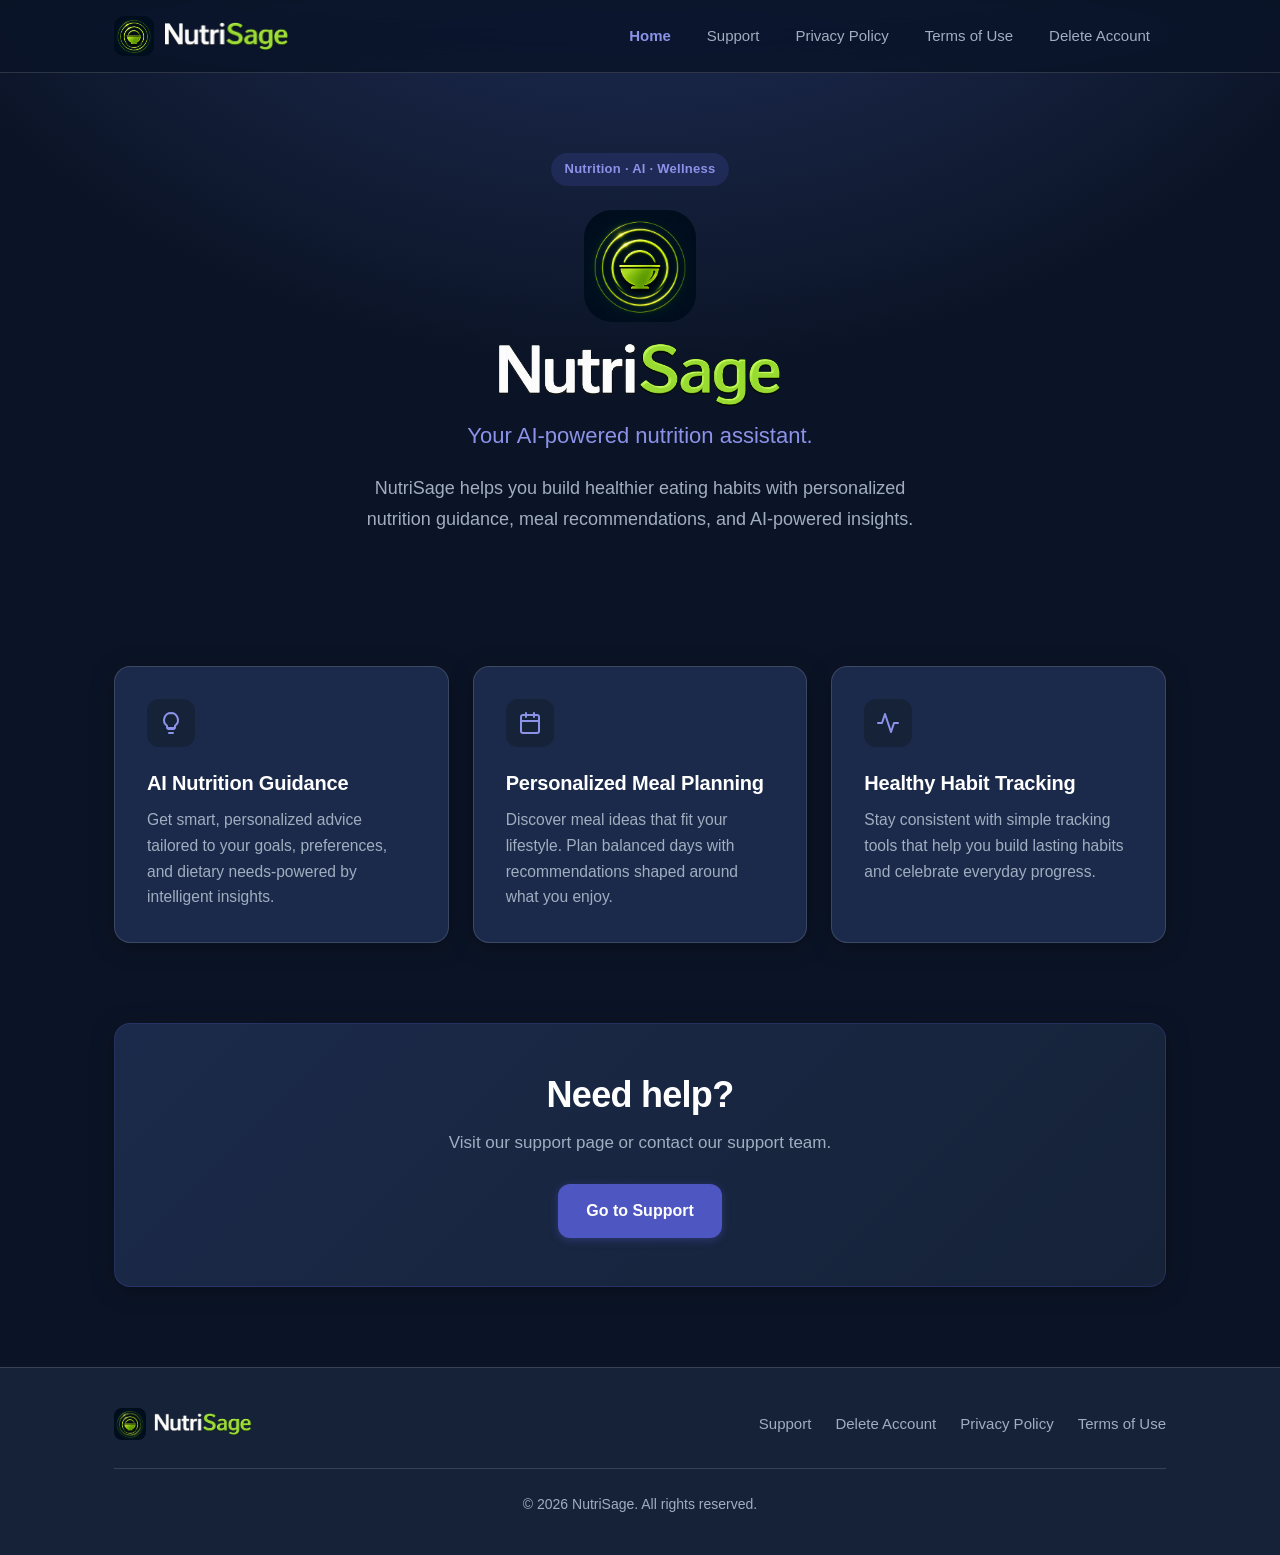
<file: index.html>
<!DOCTYPE html>
<html lang="en">

<head>
    <meta charset="UTF-8">
    <meta name="viewport" content="width=device-width, initial-scale=1.0">
    <title>NutriSage - Your AI-Powered Nutrition Assistant</title>
    <meta name="description"
        content="NutriSage helps you build healthier eating habits with personalized nutrition guidance, meal recommendations, and AI-powered insights.">
    <meta name="theme-color" content="#0B1426">

    <!-- Open Graph -->
    <meta property="og:type" content="website">
    <meta property="og:title" content="NutriSage - Your AI-Powered Nutrition Assistant">
    <meta property="og:description"
        content="Personalized nutrition guidance, meal recommendations, and AI-powered insights to help you eat healthier.">
    <meta property="og:site_name" content="NutriSage">
    <meta property="og:url" content="https://admin@veridianapplications.com/">

    <!-- Twitter -->
    <meta name="twitter:card" content="summary">
    <meta name="twitter:title" content="NutriSage - Your AI-Powered Nutrition Assistant">
    <meta name="twitter:description"
        content="Personalized nutrition guidance, meal recommendations, and AI-powered insights.">

    <link rel="icon" href="assets/Favicon/favicon.ico" type="image/x-icon">
    <link rel="stylesheet" href="styles.css">
</head>

<body>
    <!-- Navigation -->
    <header class="site-header">
        <nav class="nav container" aria-label="Primary">
            <a class="nav-brand" href="index.html" aria-label="NutriSage home">
                <img class="nav-brand-icon" src="assets/Logos/app_icon.png" alt="" width="40" height="40">
                <img class="nav-brand-name" src="assets/Logos/appname.png" alt="NutriSage" height="28">
            </a>
            <button class="nav-toggle" type="button" aria-label="Open menu" aria-expanded="false"
                aria-controls="nav-menu">
                <span class="nav-toggle-icon" aria-hidden="true"></span>
            </button>
            <ul class="nav-links" id="nav-menu">
                <li><a href="index.html" aria-current="page">Home</a></li>
                <li><a href="support/">Support</a></li>
                <li><a href="privacy/">Privacy Policy</a></li>
                <li><a href="terms/">Terms of Use</a></li>
                <li><a href="delete-account/">Delete Account</a></li>
            </ul>
        </nav>
    </header>

    <main>
        <!-- Hero -->
        <section class="hero" aria-labelledby="hero-title">
            <div class="container">
                <span class="hero-badge">Nutrition · AI · Wellness</span>
                <h1 id="hero-title" class="hero-logo">
                    <img class="hero-logo-icon" src="assets/Logos/app_icon.png" alt="" width="112" height="112">
                    <img class="hero-logo-name" src="assets/Logos/appname.png" alt="NutriSage">
                </h1>
                <p class="hero-tagline">Your AI-powered nutrition assistant.</p>
                <p class="hero-desc">
                    NutriSage helps you build healthier eating habits with personalized nutrition guidance, meal
                    recommendations, and AI-powered insights.
                </p>

            </div>
        </section>

        <!-- Features -->
        <section class="features" aria-labelledby="features-heading">
            <div class="container">
                <h2 id="features-heading" class="sr-only">Features</h2>
                <div class="features-grid">
                    <article class="card feature-card">
                        <div class="feature-icon" aria-hidden="true">
                            <svg viewBox="0 0 24 24" role="img">
                                <path d="M9 18h6"></path>
                                <path d="M10 22h4"></path>
                                <path d="M12 2a7 7 0 0 0-4 12.7V17h8v-2.3A7 7 0 0 0 12 2z"></path>
                            </svg>
                        </div>
                        <h3>AI Nutrition Guidance</h3>
                        <p>Get smart, personalized advice tailored to your goals, preferences, and dietary needs-powered
                            by intelligent insights.</p>
                    </article>

                    <article class="card feature-card">
                        <div class="feature-icon" aria-hidden="true">
                            <svg viewBox="0 0 24 24" role="img">
                                <rect x="3" y="4" width="18" height="18" rx="2"></rect>
                                <line x1="16" y1="2" x2="16" y2="6"></line>
                                <line x1="8" y1="2" x2="8" y2="6"></line>
                                <line x1="3" y1="10" x2="21" y2="10"></line>
                            </svg>
                        </div>
                        <h3>Personalized Meal Planning</h3>
                        <p>Discover meal ideas that fit your lifestyle. Plan balanced days with recommendations shaped
                            around what you enjoy.</p>
                    </article>

                    <article class="card feature-card">
                        <div class="feature-icon" aria-hidden="true">
                            <svg viewBox="0 0 24 24" role="img">
                                <path d="M22 12h-4l-3 9L9 3l-3 9H2"></path>
                            </svg>
                        </div>
                        <h3>Healthy Habit Tracking</h3>
                        <p>Stay consistent with simple tracking tools that help you build lasting habits and celebrate
                            everyday progress.</p>
                    </article>
                </div>
            </div>
        </section>

        <!-- CTA -->
        <section class="cta" aria-labelledby="cta-heading">
            <div class="container">
                <div class="card cta-card">
                    <h2 id="cta-heading">Need help?</h2>
                    <p>Visit our support page or contact our support team.</p>
                    <a class="btn btn-primary" href="support/">Go to Support</a>
                </div>
            </div>
        </section>
    </main>

    <!-- Footer -->
    <footer class="site-footer">
        <div class="container footer-inner">
            <a class="footer-brand" href="index.html" aria-label="NutriSage home">
                <img class="footer-brand-icon" src="assets/Logos/app_icon.png" alt="" width="32" height="32">
                <img class="footer-brand-name" src="assets/Logos/appname.png" alt="NutriSage" height="22">
            </a>
            <ul class="footer-links">
                <li><a href="support/">Support</a></li>
                <li><a href="delete-account/">Delete Account</a></li>
                <li><a href="privacy/">Privacy Policy</a></li>
                <li><a href="terms/">Terms of Use</a></li>
            </ul>
            <p class="footer-copy">&copy; 2026 NutriSage. All rights reserved.</p>
        </div>
    </footer>

    <script>
        (function () {
            var toggle = document.querySelector(".nav-toggle");
            var menu = document.getElementById("nav-menu");
            if (!toggle || !menu) return;

            toggle.addEventListener("click", function () {
                var open = menu.classList.toggle("is-open");
                toggle.setAttribute("aria-expanded", open ? "true" : "false");
                toggle.setAttribute("aria-label", open ? "Close menu" : "Open menu");
            });
        })();
    </script>
</body>

</html>
</file>
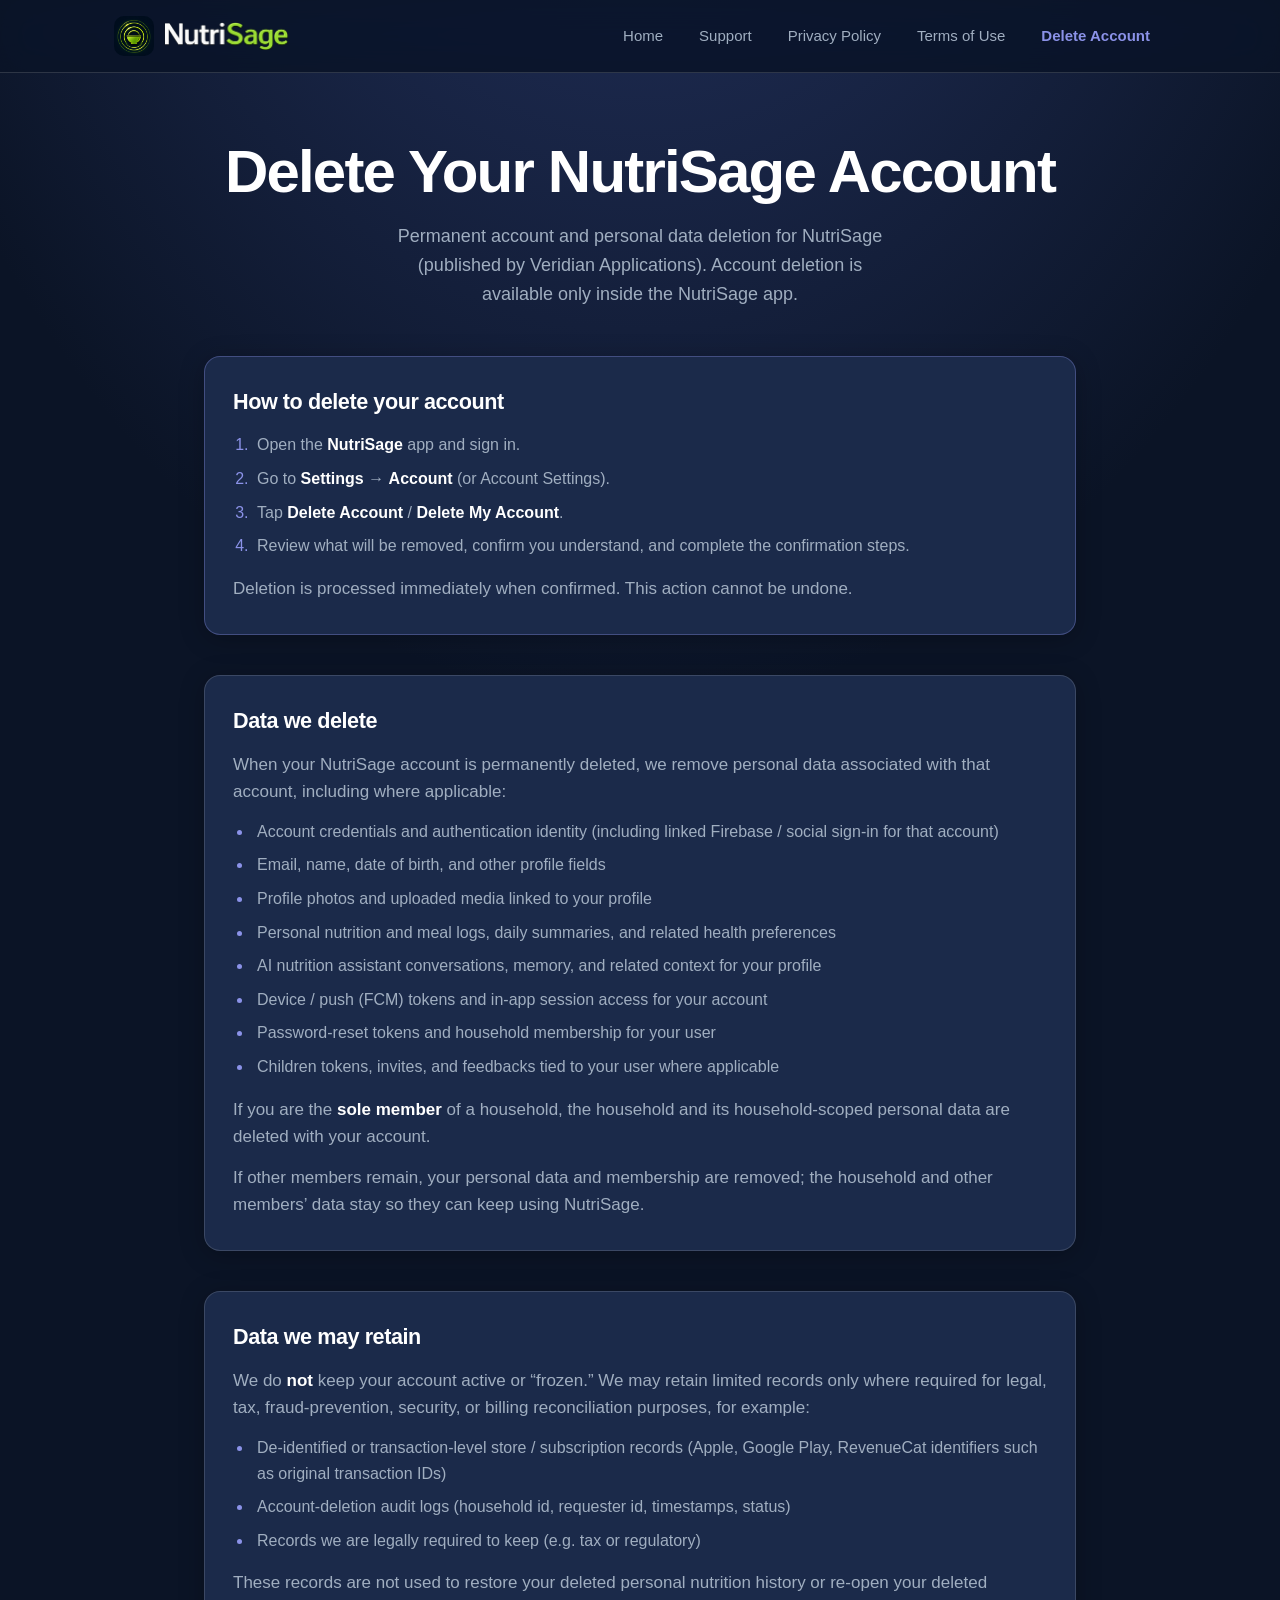
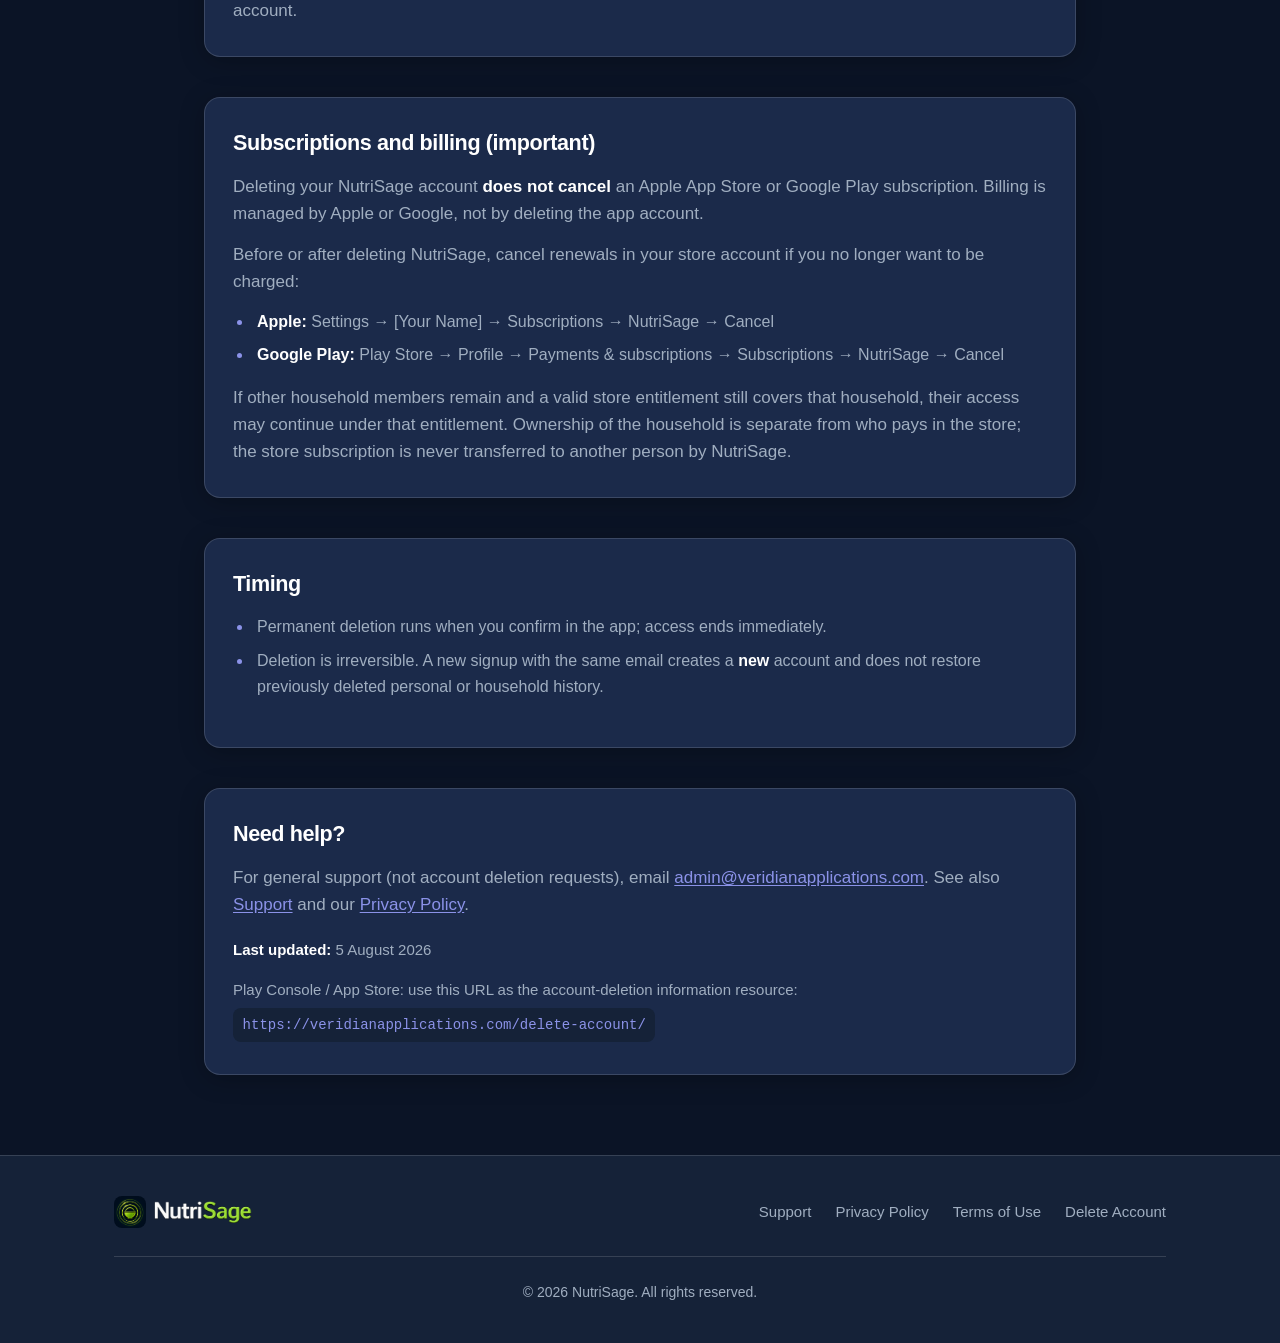
<file: delete-account/index.html>
<!DOCTYPE html>
<html lang="en">

<head>
  <meta charset="UTF-8">
  <meta name="viewport" content="width=device-width, initial-scale=1.0">
  <title>Delete Account - NutriSage</title>
  <meta name="description"
    content="How to permanently delete your NutriSage account and associated personal data from inside the app.">
  <meta name="theme-color" content="#0B1426">

  <meta property="og:type" content="website">
  <meta property="og:title" content="Delete Account - NutriSage">
  <meta property="og:description"
    content="Permanently delete your NutriSage account and personal data from inside the app.">
  <meta property="og:site_name" content="NutriSage">
  <meta property="og:url" content="https://veridianapplications.com/delete-account/">

  <meta name="twitter:card" content="summary">
  <meta name="twitter:title" content="Delete Account - NutriSage">
  <meta name="twitter:description"
    content="Permanently delete your NutriSage account and personal data from inside the app.">

  <link rel="icon" href="../assets/Favicon/favicon.ico" type="image/x-icon">
  <link rel="stylesheet" href="../styles.css">
</head>

<body>
  <header class="site-header">
    <nav class="nav container" aria-label="Primary">
      <a class="nav-brand" href="../index.html" aria-label="NutriSage home">
        <img class="nav-brand-icon" src="../assets/Logos/app_icon.png" alt="" width="40" height="40">
        <img class="nav-brand-name" src="../assets/Logos/appname.png" alt="NutriSage" height="28">
      </a>
      <button class="nav-toggle" type="button" aria-label="Open menu" aria-expanded="false" aria-controls="nav-menu">
        <span class="nav-toggle-icon" aria-hidden="true"></span>
      </button>
      <ul class="nav-links" id="nav-menu">
        <li><a href="../index.html">Home</a></li>
        <li><a href="../support/">Support</a></li>
        <li><a href="../privacy/">Privacy Policy</a></li>
        <li><a href="../terms/">Terms of Use</a></li>
        <li><a href="./" aria-current="page">Delete Account</a></li>
      </ul>
    </nav>
  </header>

  <main>
    <section class="hero-page" aria-labelledby="delete-title">
      <div class="container">
        <h1 id="delete-title">Delete Your NutriSage Account</h1>
        <p>Permanent account and personal data deletion for NutriSage (published by Veridian Applications). Account
          deletion is available only inside the NutriSage app.</p>
      </div>
    </section>

    <section class="content-section" id="request-deletion" aria-labelledby="inapp-heading">
      <div class="container content-narrow">
        <div class="card content-card content-card-emphasis">
          <h2 id="inapp-heading">How to delete your account</h2>
          <ol class="content-steps">
            <li>Open the <strong>NutriSage</strong> app and sign in.</li>
            <li>Go to <strong>Settings</strong> → <strong>Account</strong> (or Account Settings).</li>
            <li>Tap <strong>Delete Account</strong> / <strong>Delete My Account</strong>.</li>
            <li>Review what will be removed, confirm you understand, and complete the confirmation steps.</li>
          </ol>
          <p>Deletion is processed immediately when confirmed. This action cannot be undone.</p>
        </div>
      </div>
    </section>

    <section class="content-section" aria-labelledby="deleted-heading">
      <div class="container content-narrow">
        <div class="card content-card">
          <h2 id="deleted-heading">Data we delete</h2>
          <p>When your NutriSage account is permanently deleted, we remove personal data associated with that account,
            including where applicable:</p>
          <ul class="content-list">
            <li>Account credentials and authentication identity (including linked Firebase / social sign-in for that
              account)</li>
            <li>Email, name, date of birth, and other profile fields</li>
            <li>Profile photos and uploaded media linked to your profile</li>
            <li>Personal nutrition and meal logs, daily summaries, and related health preferences</li>
            <li>AI nutrition assistant conversations, memory, and related context for your profile</li>
            <li>Device / push (FCM) tokens and in-app session access for your account</li>
            <li>Password-reset tokens and household membership for your user</li>
            <li>Children tokens, invites, and feedbacks tied to your user where applicable</li>
          </ul>
          <p>If you are the <strong>sole member</strong> of a household, the household and its household-scoped personal
            data are deleted with your account.</p>
          <p>If other members remain, your personal data and membership are removed; the household and other members’
            data stay so they can keep using NutriSage.</p>
        </div>
      </div>
    </section>

    <section class="content-section" aria-labelledby="retained-heading">
      <div class="container content-narrow">
        <div class="card content-card">
          <h2 id="retained-heading">Data we may retain</h2>
          <p>We do <strong>not</strong> keep your account active or “frozen.” We may retain limited records only where
            required for legal, tax, fraud-prevention, security, or billing reconciliation purposes, for example:</p>
          <ul class="content-list">
            <li>De-identified or transaction-level store / subscription records (Apple, Google Play, RevenueCat
              identifiers such as original transaction IDs)</li>
            <li>Account-deletion audit logs (household id, requester id, timestamps, status)</li>
            <li>Records we are legally required to keep (e.g. tax or regulatory)</li>
          </ul>
          <p>These records are not used to restore your deleted personal nutrition history or re-open your deleted
            account.</p>
        </div>
      </div>
    </section>

    <section class="content-section" aria-labelledby="billing-heading">
      <div class="container content-narrow">
        <div class="card content-card">
          <h2 id="billing-heading">Subscriptions and billing (important)</h2>
          <p>Deleting your NutriSage account <strong>does not cancel</strong> an Apple App Store or Google Play
            subscription. Billing is managed by Apple or Google, not by deleting the app account.</p>
          <p>Before or after deleting NutriSage, cancel renewals in your store account if you no longer want to be
            charged:</p>
          <ul class="content-list">
            <li><strong>Apple:</strong> Settings → [Your Name] → Subscriptions → NutriSage → Cancel</li>
            <li><strong>Google Play:</strong> Play Store → Profile → Payments &amp; subscriptions → Subscriptions →
              NutriSage → Cancel</li>
          </ul>
          <p>If other household members remain and a valid store entitlement still covers that household, their access
            may continue under that entitlement. Ownership of the household is separate from who pays in the store; the
            store subscription is never transferred to another person by NutriSage.</p>
        </div>
      </div>
    </section>

    <section class="content-section" aria-labelledby="timeline-heading">
      <div class="container content-narrow">
        <div class="card content-card">
          <h2 id="timeline-heading">Timing</h2>
          <ul class="content-list">
            <li>Permanent deletion runs when you confirm in the app; access ends immediately.</li>
            <li>Deletion is irreversible. A new signup with the same email creates a <strong>new</strong> account and
              does not restore previously deleted personal or household history.</li>
          </ul>
        </div>
      </div>
    </section>

    <section class="content-section" aria-labelledby="help-heading">
      <div class="container content-narrow">
        <div class="card content-card">
          <h2 id="help-heading">Need help?</h2>
          <p>For general support (not account deletion requests), email
            <a href="mailto:admin@veridianapplications.com">admin@veridianapplications.com</a>. See also
            <a href="../support/">Support</a> and our <a href="../privacy/">Privacy Policy</a>.
          </p>
          <p class="privacy-meta" style="text-align:left;margin-top:1.25rem;"><strong>Last updated:</strong> 5 August
            2026</p>
          <p class="content-note">Play Console / App Store: use this URL as the account-deletion information
            resource:<br>
            <code class="content-url">https://veridianapplications.com/delete-account/</code>
          </p>
        </div>
      </div>
    </section>
  </main>

  <footer class="site-footer">
    <div class="container footer-inner">
      <a class="footer-brand" href="../index.html" aria-label="NutriSage home">
        <img class="footer-brand-icon" src="../assets/Logos/app_icon.png" alt="" width="32" height="32">
        <img class="footer-brand-name" src="../assets/Logos/appname.png" alt="NutriSage" height="22">
      </a>
      <ul class="footer-links">
        <li><a href="../support/">Support</a></li>
        <li><a href="../privacy/">Privacy Policy</a></li>
        <li><a href="../terms/">Terms of Use</a></li>
        <li><a href="./">Delete Account</a></li>
      </ul>
      <p class="footer-copy">&copy; 2026 NutriSage. All rights reserved.</p>
    </div>
  </footer>

  <script>
    (function () {
      var toggle = document.querySelector(".nav-toggle");
      var menu = document.getElementById("nav-menu");
      if (!toggle || !menu) return;
      toggle.addEventListener("click", function () {
        var open = menu.classList.toggle("is-open");
        toggle.setAttribute("aria-expanded", open ? "true" : "false");
        toggle.setAttribute("aria-label", open ? "Close menu" : "Open menu");
      });
    })();
  </script>
</body>

</html>
</file>
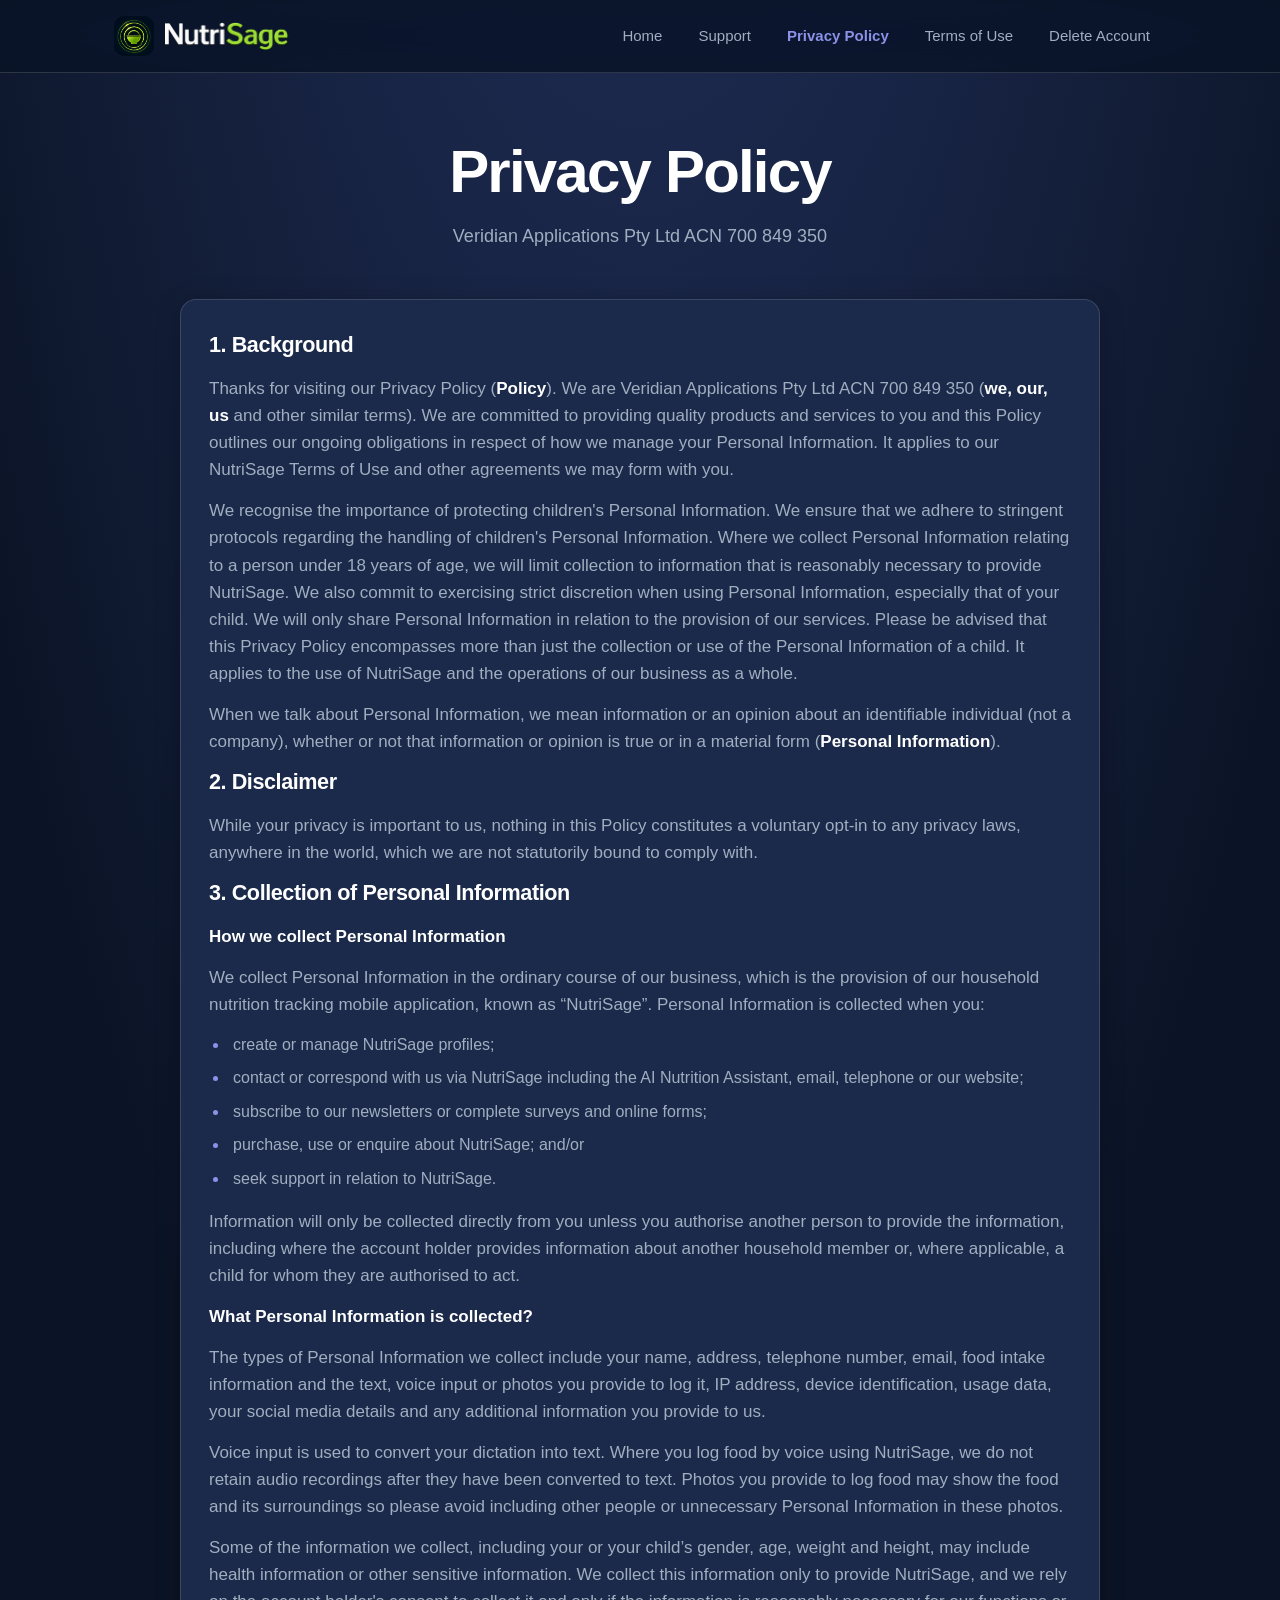
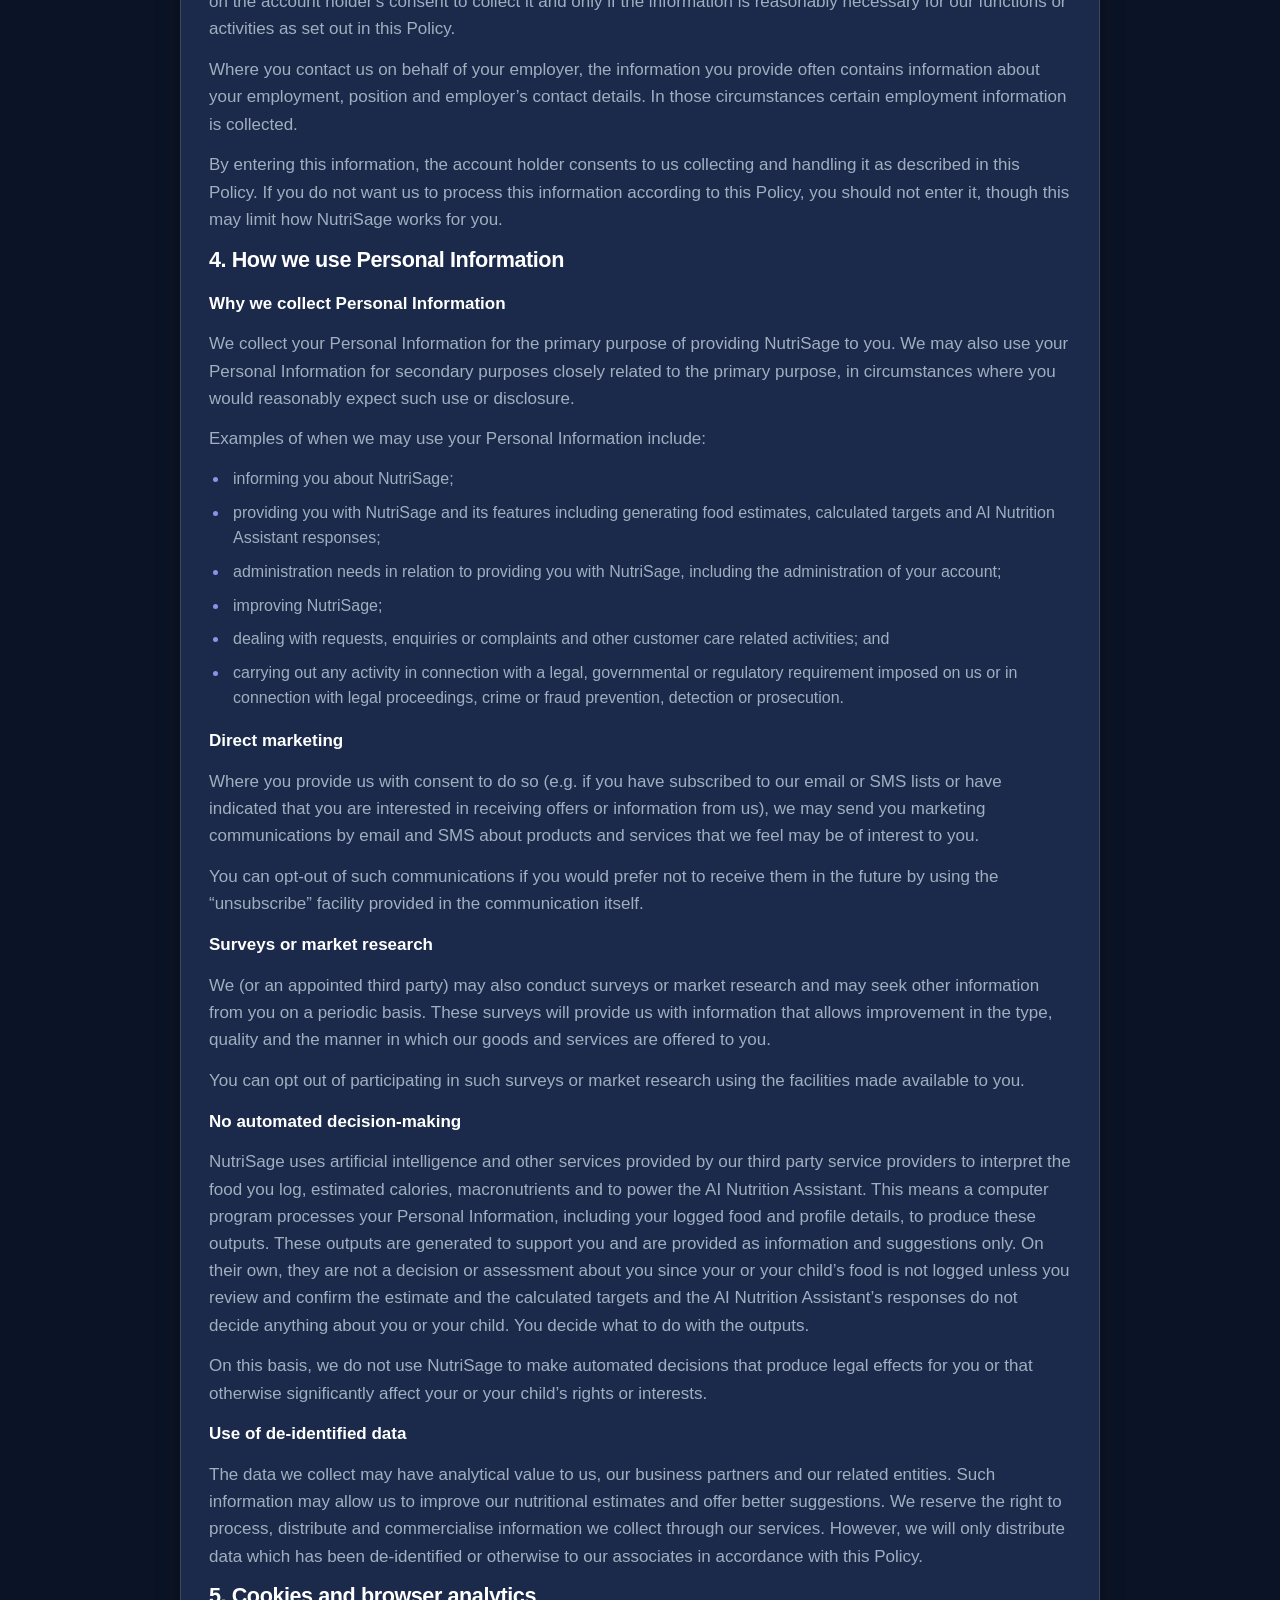
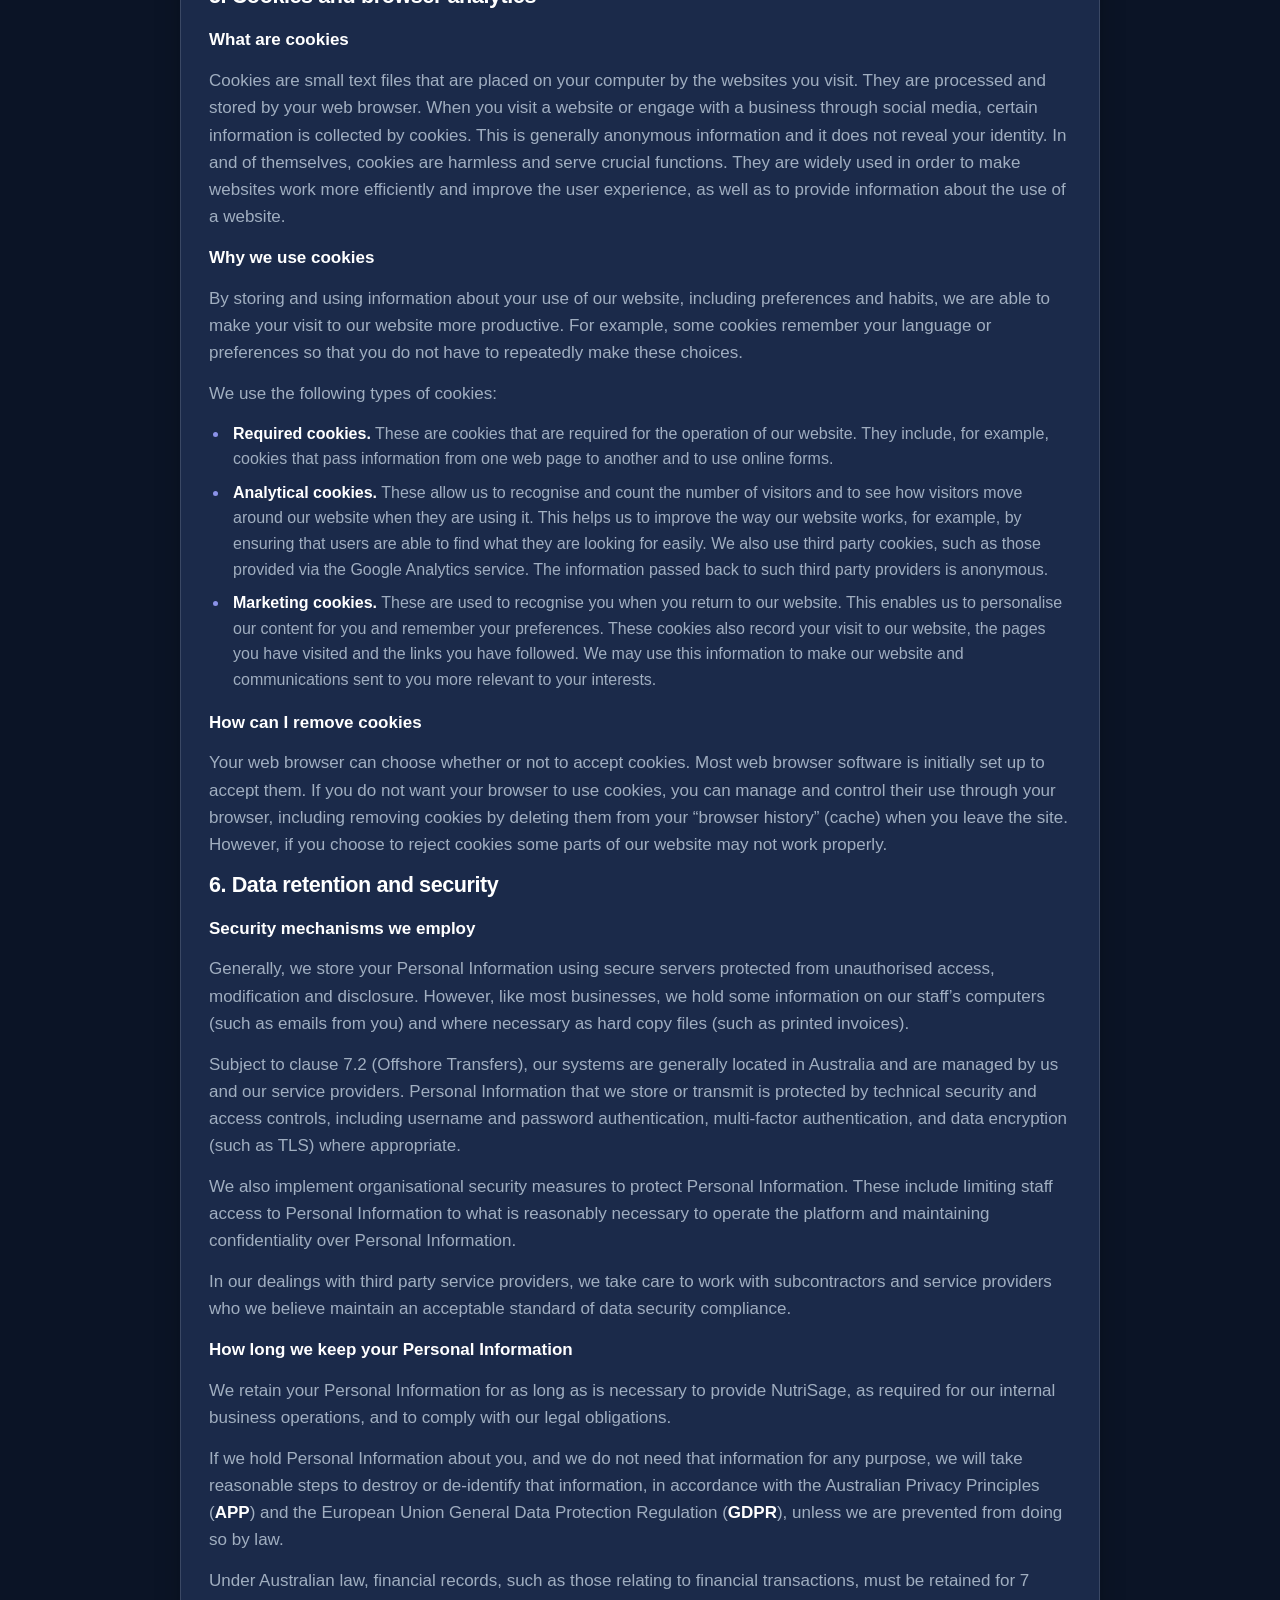
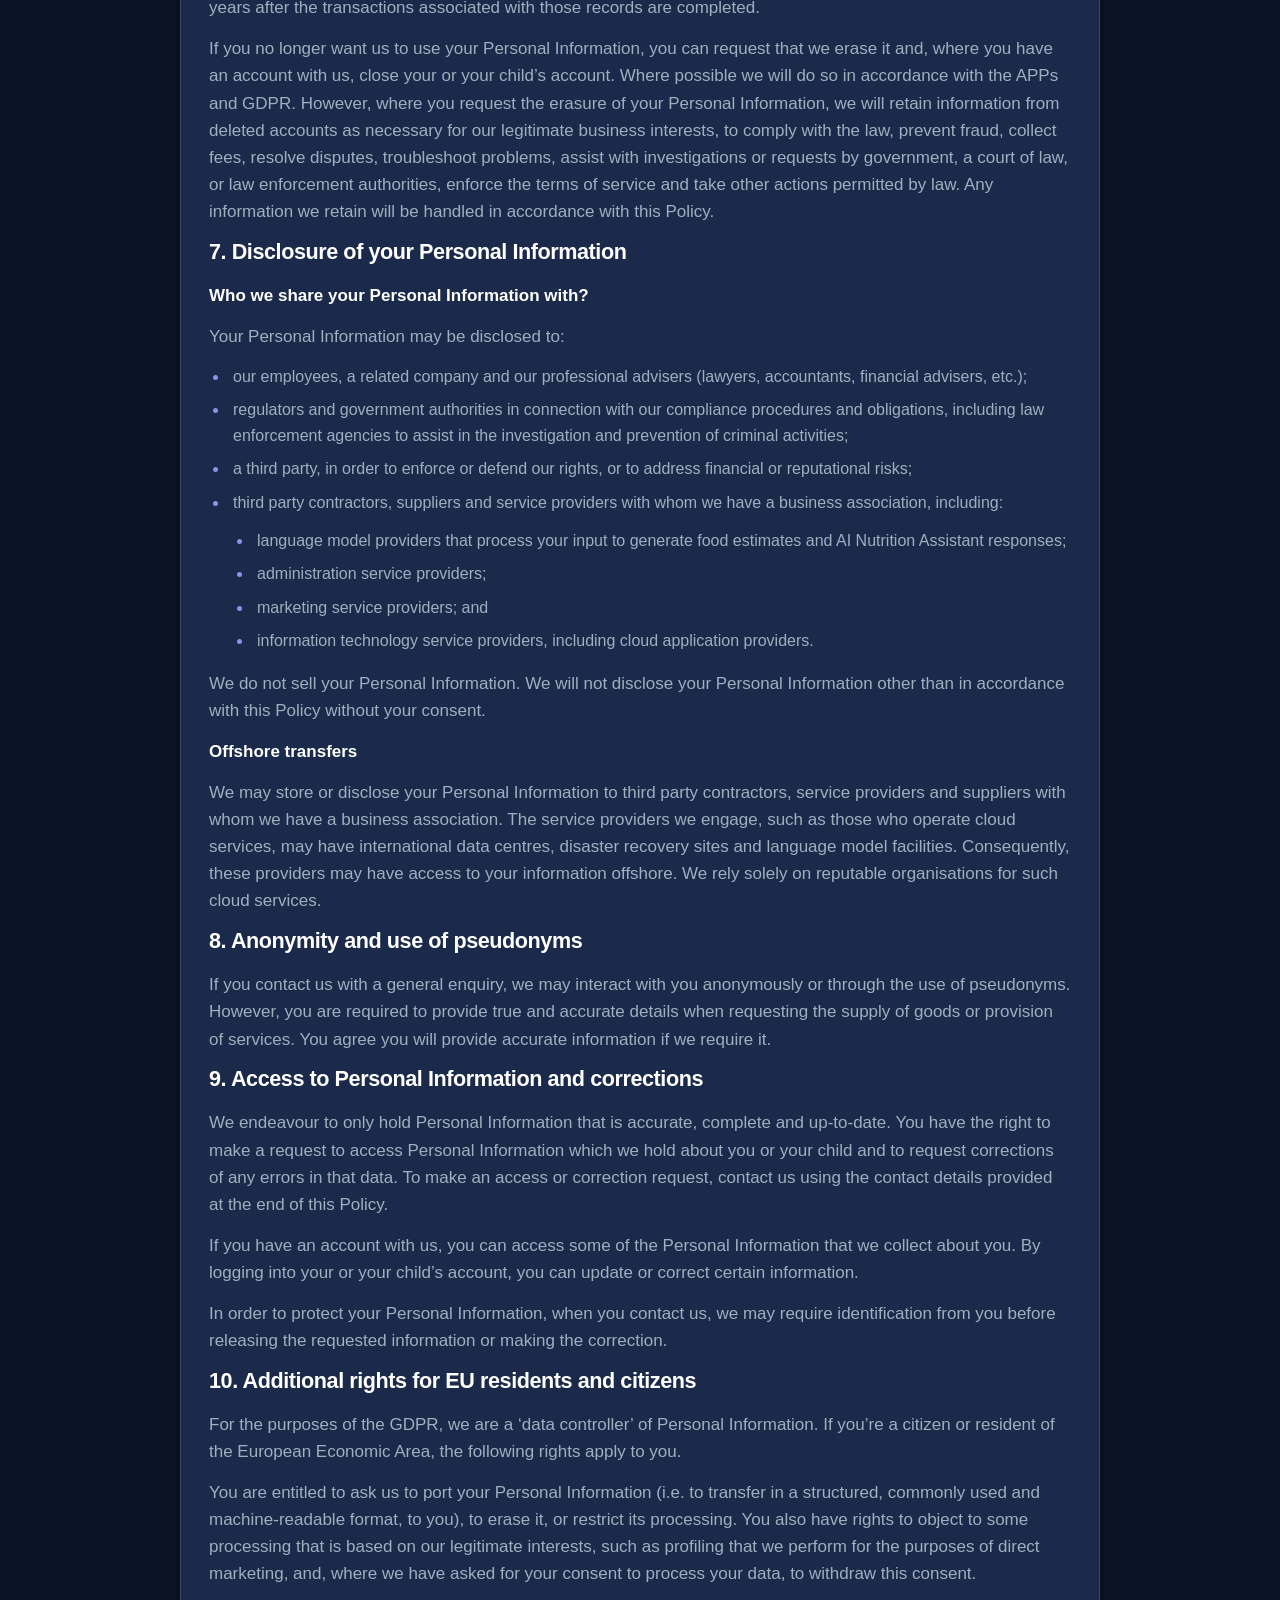
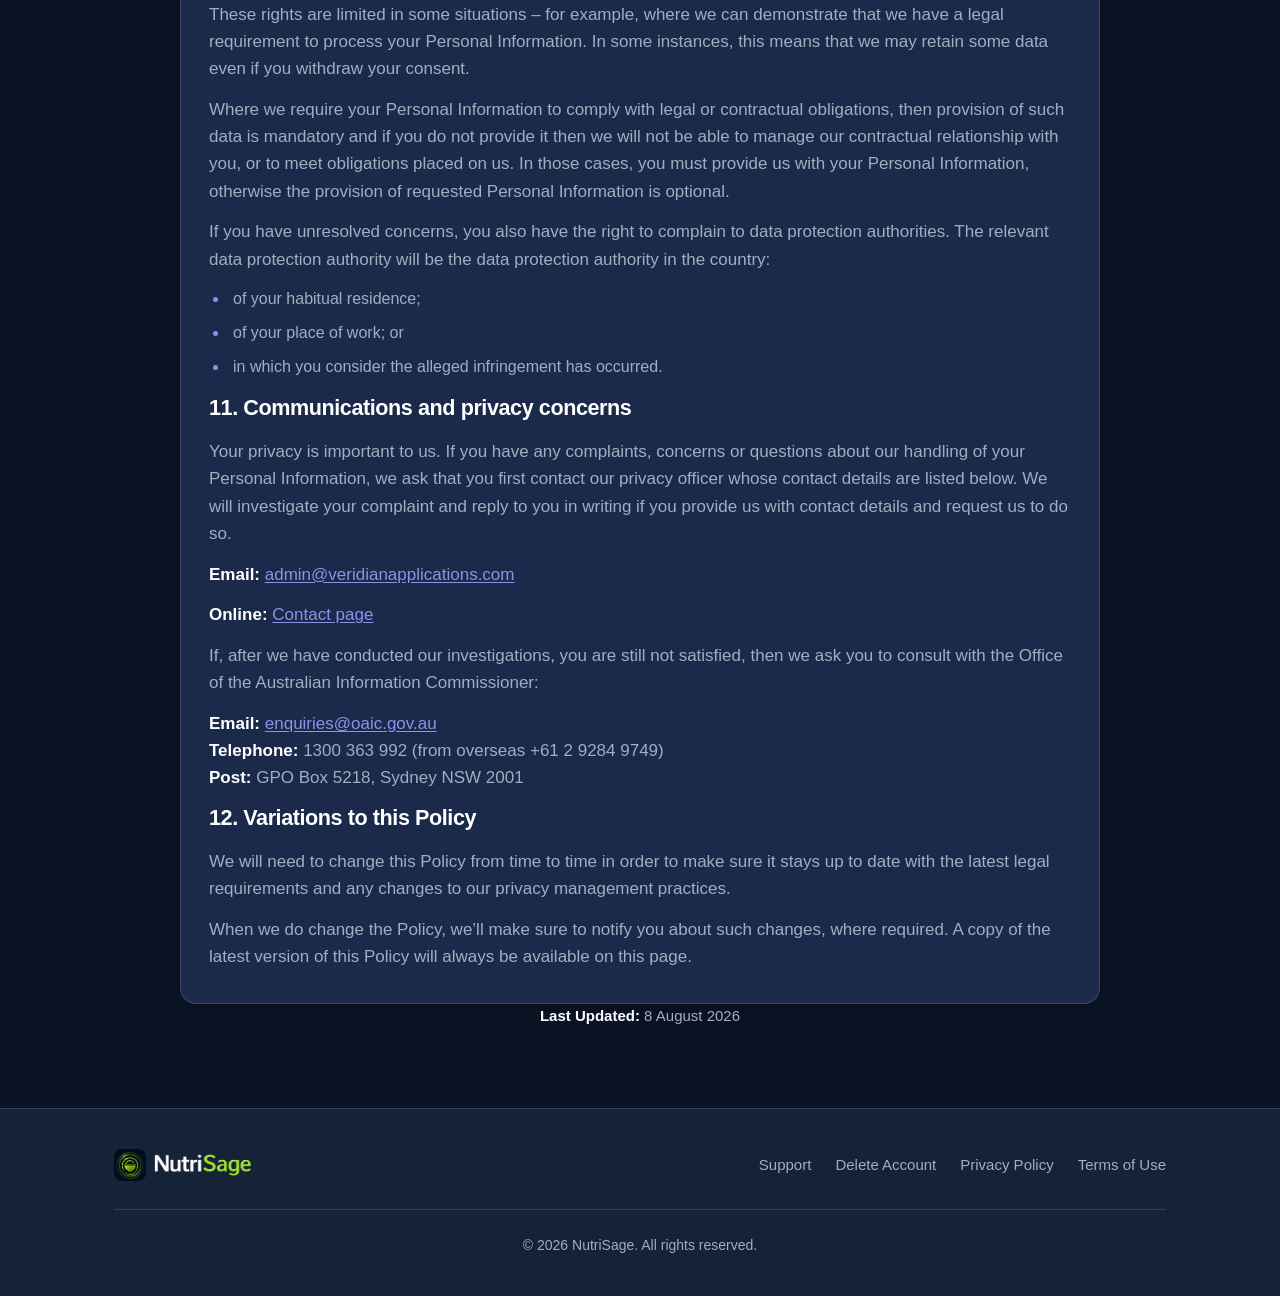
<file: privacy/index.html>
<!DOCTYPE html>
<html lang="en">

<head>
  <meta charset="UTF-8">
  <meta name="viewport" content="width=device-width, initial-scale=1.0">
  <title>Privacy Policy - NutriSage</title>
  <meta name="description"
    content="NutriSage Privacy Policy by Veridian Applications Pty Ltd. Learn how we collect, use, store and protect your Personal Information.">
  <meta name="theme-color" content="#0B1426">

  <!-- Open Graph -->
  <meta property="og:type" content="website">
  <meta property="og:title" content="Privacy Policy - NutriSage">
  <meta property="og:description"
    content="How Veridian Applications Pty Ltd collects, uses, stores and protects your Personal Information when you use NutriSage.">
  <meta property="og:site_name" content="NutriSage">
  <meta property="og:url" content="https://veridianapplications.com/privacy/">

  <!-- Twitter -->
  <meta name="twitter:card" content="summary">
  <meta name="twitter:title" content="Privacy Policy - NutriSage">
  <meta name="twitter:description"
    content="How Veridian Applications Pty Ltd collects, uses, stores and protects your Personal Information when you use NutriSage.">

  <link rel="icon" href="../assets/Favicon/favicon.ico" type="image/x-icon">
  <link rel="stylesheet" href="../styles.css">
</head>

<body>
  <!-- Navigation -->
  <header class="site-header">
    <nav class="nav container" aria-label="Primary">
      <a class="nav-brand" href="../index.html" aria-label="NutriSage home">
        <img class="nav-brand-icon" src="../assets/Logos/app_icon.png" alt="" width="40" height="40">
        <img class="nav-brand-name" src="../assets/Logos/appname.png" alt="NutriSage" height="28">
      </a>
      <button class="nav-toggle" type="button" aria-label="Open menu" aria-expanded="false" aria-controls="nav-menu">
        <span class="nav-toggle-icon" aria-hidden="true"></span>
      </button>
      <ul class="nav-links" id="nav-menu">
        <li><a href="../index.html">Home</a></li>
        <li><a href="../support/">Support</a></li>
        <li><a href="./" aria-current="page">Privacy Policy</a></li>
        <li><a href="../terms/">Terms of Use</a></li>
        <li><a href="../delete-account/">Delete Account</a></li>
      </ul>
    </nav>
  </header>

  <main>
    <!-- Hero -->
    <section class="hero-page" aria-labelledby="privacy-title">
      <div class="container">
        <h1 id="privacy-title">Privacy Policy</h1>
        <p>Veridian Applications Pty Ltd ACN 700 849 350</p>
      </div>
    </section>

    <!-- Policy -->
    <section class="content-section" aria-labelledby="privacy-title">
      <div class="container">
        <div class="card content-card content-narrow">
          <h2>1. Background</h2>
          <p>Thanks for visiting our Privacy Policy (<strong>Policy</strong>). We are Veridian Applications Pty Ltd
            ACN 700 849 350 (<strong>we, our, us</strong> and other similar terms). We are committed to providing
            quality products and services to you and this Policy outlines our ongoing obligations in respect of how
            we manage your Personal Information. It applies to our NutriSage Terms of Use and other agreements we
            may form with you.</p>
          <p>We recognise the importance of protecting children's Personal Information. We ensure that we adhere to
            stringent protocols regarding the handling of children's Personal Information. Where we collect Personal
            Information relating to a person under 18 years of age, we will limit collection to information that is
            reasonably necessary to provide NutriSage. We also commit to exercising strict discretion when using
            Personal Information, especially that of your child. We will only share Personal Information in relation
            to the provision of our services. Please be advised that this Privacy Policy encompasses more than just
            the collection or use of the Personal Information of a child. It applies to the use of NutriSage and the
            operations of our business as a whole.</p>
          <p>When we talk about Personal Information, we mean information or an opinion about an identifiable
            individual (not a company), whether or not that information or opinion is true or in a material form
            (<strong>Personal Information</strong>).</p>

          <h2>2. Disclaimer</h2>
          <p>While your privacy is important to us, nothing in this Policy constitutes a voluntary opt-in to any
            privacy laws, anywhere in the world, which we are not statutorily bound to comply with.</p>

          <h2>3. Collection of Personal Information</h2>
          <p><strong>How we collect Personal Information</strong></p>
          <p>We collect Personal Information in the ordinary course of our business, which is the provision of our
            household nutrition tracking mobile application, known as &ldquo;NutriSage&rdquo;. Personal Information
            is collected when you:</p>
          <ul class="content-list">
            <li>create or manage NutriSage profiles;</li>
            <li>contact or correspond with us via NutriSage including the AI Nutrition Assistant, email, telephone
              or our website;</li>
            <li>subscribe to our newsletters or complete surveys and online forms;</li>
            <li>purchase, use or enquire about NutriSage; and/or</li>
            <li>seek support in relation to NutriSage.</li>
          </ul>
          <p>Information will only be collected directly from you unless you authorise another person to provide the
            information, including where the account holder provides information about another household member or,
            where applicable, a child for whom they are authorised to act.</p>
          <p><strong>What Personal Information is collected?</strong></p>
          <p>The types of Personal Information we collect include your name, address, telephone number, email, food
            intake information and the text, voice input or photos you provide to log it, IP address, device
            identification, usage data, your social media details and any additional information you provide to us.</p>
          <p>Voice input is used to convert your dictation into text. Where you log food by voice using NutriSage, we
            do not retain audio recordings after they have been converted to text. Photos you provide to log food may
            show the food and its surroundings so please avoid including other people or unnecessary Personal
            Information in these photos.</p>
          <p>Some of the information we collect, including your or your child&rsquo;s gender, age, weight and height,
            may include health information or other sensitive information. We collect this information only to provide
            NutriSage, and we rely on the account holder's consent to collect it and only if the information is
            reasonably necessary for our functions or activities as set out in this Policy.</p>
          <p>Where you contact us on behalf of your employer, the information you provide often contains information
            about your employment, position and employer&rsquo;s contact details. In those circumstances certain
            employment information is collected.</p>
          <p>By entering this information, the account holder consents to us collecting and handling it as described
            in this Policy. If you do not want us to process this information according to this Policy, you should not
            enter it, though this may limit how NutriSage works for you.</p>

          <h2>4. How we use Personal Information</h2>
          <p><strong>Why we collect Personal Information</strong></p>
          <p>We collect your Personal Information for the primary purpose of providing NutriSage to you. We may also
            use your Personal Information for secondary purposes closely related to the primary purpose, in
            circumstances where you would reasonably expect such use or disclosure.</p>
          <p>Examples of when we may use your Personal Information include:</p>
          <ul class="content-list">
            <li>informing you about NutriSage;</li>
            <li>providing you with NutriSage and its features including generating food estimates, calculated targets
              and AI Nutrition Assistant responses;</li>
            <li>administration needs in relation to providing you with NutriSage, including the administration of your
              account;</li>
            <li>improving NutriSage;</li>
            <li>dealing with requests, enquiries or complaints and other customer care related activities; and</li>
            <li>carrying out any activity in connection with a legal, governmental or regulatory requirement imposed
              on us or in connection with legal proceedings, crime or fraud prevention, detection or prosecution.</li>
          </ul>
          <p><strong>Direct marketing</strong></p>
          <p>Where you provide us with consent to do so (e.g. if you have subscribed to our email or SMS lists or have
            indicated that you are interested in receiving offers or information from us), we may send you marketing
            communications by email and SMS about products and services that we feel may be of interest to you.</p>
          <p>You can opt-out of such communications if you would prefer not to receive them in the future by using the
            &ldquo;unsubscribe&rdquo; facility provided in the communication itself.</p>
          <p><strong>Surveys or market research</strong></p>
          <p>We (or an appointed third party) may also conduct surveys or market research and may seek other
            information from you on a periodic basis. These surveys will provide us with information that allows
            improvement in the type, quality and the manner in which our goods and services are offered to you.</p>
          <p>You can opt out of participating in such surveys or market research using the facilities made available
            to you.</p>
          <p><strong>No automated decision-making</strong></p>
          <p>NutriSage uses artificial intelligence and other services provided by our third party service providers
            to interpret the food you log, estimated calories, macronutrients and to power the AI Nutrition Assistant.
            This means a computer program processes your Personal Information, including your logged food and profile
            details, to produce these outputs. These outputs are generated to support you and are provided as
            information and suggestions only. On their own, they are not a decision or assessment about you since your
            or your child&rsquo;s food is not logged unless you review and confirm the estimate and the calculated
            targets and the AI Nutrition Assistant&rsquo;s responses do not decide anything about you or your child.
            You decide what to do with the outputs.</p>
          <p>On this basis, we do not use NutriSage to make automated decisions that produce legal effects for you or
            that otherwise significantly affect your or your child&rsquo;s rights or interests.</p>
          <p><strong>Use of de-identified data</strong></p>
          <p>The data we collect may have analytical value to us, our business partners and our related entities. Such
            information may allow us to improve our nutritional estimates and offer better suggestions. We reserve the
            right to process, distribute and commercialise information we collect through our services. However, we
            will only distribute data which has been de-identified or otherwise to our associates in accordance with
            this Policy.</p>

          <h2>5. Cookies and browser analytics</h2>
          <p><strong>What are cookies</strong></p>
          <p>Cookies are small text files that are placed on your computer by the websites you visit. They are
            processed and stored by your web browser. When you visit a website or engage with a business through
            social media, certain information is collected by cookies. This is generally anonymous information and it
            does not reveal your identity. In and of themselves, cookies are harmless and serve crucial functions.
            They are widely used in order to make websites work more efficiently and improve the user experience, as
            well as to provide information about the use of a website.</p>
          <p><strong>Why we use cookies</strong></p>
          <p>By storing and using information about your use of our website, including preferences and habits, we are
            able to make your visit to our website more productive. For example, some cookies remember your language
            or preferences so that you do not have to repeatedly make these choices.</p>
          <p>We use the following types of cookies:</p>
          <ul class="content-list">
            <li><strong>Required cookies.</strong> These are cookies that are required for the operation of our
              website. They include, for example, cookies that pass information from one web page to another and to
              use online forms.</li>
            <li><strong>Analytical cookies.</strong> These allow us to recognise and count the number of visitors and
              to see how visitors move around our website when they are using it. This helps us to improve the way our
              website works, for example, by ensuring that users are able to find what they are looking for easily. We
              also use third party cookies, such as those provided via the Google Analytics service. The information
              passed back to such third party providers is anonymous.</li>
            <li><strong>Marketing cookies.</strong> These are used to recognise you when you return to our website.
              This enables us to personalise our content for you and remember your preferences. These cookies also
              record your visit to our website, the pages you have visited and the links you have followed. We may use
              this information to make our website and communications sent to you more relevant to your interests.</li>
          </ul>
          <p><strong>How can I remove cookies</strong></p>
          <p>Your web browser can choose whether or not to accept cookies. Most web browser software is initially set
            up to accept them. If you do not want your browser to use cookies, you can manage and control their use
            through your browser, including removing cookies by deleting them from your &ldquo;browser history&rdquo;
            (cache) when you leave the site. However, if you choose to reject cookies some parts of our website may not
            work properly.</p>

          <h2>6. Data retention and security</h2>
          <p><strong>Security mechanisms we employ</strong></p>
          <p>Generally, we store your Personal Information using secure servers protected from unauthorised access,
            modification and disclosure. However, like most businesses, we hold some information on our staff&rsquo;s
            computers (such as emails from you) and where necessary as hard copy files (such as printed invoices).</p>
          <p>Subject to clause 7.2 (Offshore Transfers), our systems are generally located in Australia and are
            managed by us and our service providers. Personal Information that we store or transmit is protected by
            technical security and access controls, including username and password authentication, multi-factor
            authentication, and data encryption (such as TLS) where appropriate.</p>
          <p>We also implement organisational security measures to protect Personal Information. These include limiting
            staff access to Personal Information to what is reasonably necessary to operate the platform and
            maintaining confidentiality over Personal Information.</p>
          <p>In our dealings with third party service providers, we take care to work with subcontractors and service
            providers who we believe maintain an acceptable standard of data security compliance.</p>
          <p><strong>How long we keep your Personal Information</strong></p>
          <p>We retain your Personal Information for as long as is necessary to provide NutriSage, as required for our
            internal business operations, and to comply with our legal obligations.</p>
          <p>If we hold Personal Information about you, and we do not need that information for any purpose, we will
            take reasonable steps to destroy or de-identify that information, in accordance with the Australian
            Privacy Principles (<strong>APP</strong>) and the European Union General Data Protection Regulation
            (<strong>GDPR</strong>), unless we are prevented from doing so by law.</p>
          <p>Under Australian law, financial records, such as those relating to financial transactions, must be
            retained for 7 years after the transactions associated with those records are completed.</p>
          <p>If you no longer want us to use your Personal Information, you can request that we erase it and, where you
            have an account with us, close your or your child&rsquo;s account. Where possible we will do so in
            accordance with the APPs and GDPR. However, where you request the erasure of your Personal Information, we
            will retain information from deleted accounts as necessary for our legitimate business interests, to comply
            with the law, prevent fraud, collect fees, resolve disputes, troubleshoot problems, assist with
            investigations or requests by government, a court of law, or law enforcement authorities, enforce the terms
            of service and take other actions permitted by law. Any information we retain will be handled in accordance
            with this Policy.</p>

          <h2>7. Disclosure of your Personal Information</h2>
          <p><strong>Who we share your Personal Information with?</strong></p>
          <p>Your Personal Information may be disclosed to:</p>
          <ul class="content-list">
            <li>our employees, a related company and our professional advisers (lawyers, accountants, financial
              advisers, etc.);</li>
            <li>regulators and government authorities in connection with our compliance procedures and obligations,
              including law enforcement agencies to assist in the investigation and prevention of criminal
              activities;</li>
            <li>a third party, in order to enforce or defend our rights, or to address financial or reputational
              risks;</li>
            <li>third party contractors, suppliers and service providers with whom we have a business association,
              including:
              <ul class="content-list">
                <li>language model providers that process your input to generate food estimates and AI Nutrition
                  Assistant responses;</li>
                <li>administration service providers;</li>
                <li>marketing service providers; and</li>
                <li>information technology service providers, including cloud application providers.</li>
              </ul>
            </li>
          </ul>
          <p>We do not sell your Personal Information. We will not disclose your Personal Information other than in
            accordance with this Policy without your consent.</p>
          <p><strong>Offshore transfers</strong></p>
          <p>We may store or disclose your Personal Information to third party contractors, service providers and
            suppliers with whom we have a business association. The service providers we engage, such as those who
            operate cloud services, may have international data centres, disaster recovery sites and language model
            facilities. Consequently, these providers may have access to your information offshore. We rely solely on
            reputable organisations for such cloud services.</p>

          <h2>8. Anonymity and use of pseudonyms</h2>
          <p>If you contact us with a general enquiry, we may interact with you anonymously or through the use of
            pseudonyms. However, you are required to provide true and accurate details when requesting the supply of
            goods or provision of services. You agree you will provide accurate information if we require it.</p>

          <h2>9. Access to Personal Information and corrections</h2>
          <p>We endeavour to only hold Personal Information that is accurate, complete and up-to-date. You have the
            right to make a request to access Personal Information which we hold about you or your child and to request
            corrections of any errors in that data. To make an access or correction request, contact us using the
            contact details provided at the end of this Policy.</p>
          <p>If you have an account with us, you can access some of the Personal Information that we collect about you.
            By logging into your or your child&rsquo;s account, you can update or correct certain information.</p>
          <p>In order to protect your Personal Information, when you contact us, we may require identification from you
            before releasing the requested information or making the correction.</p>

          <h2>10. Additional rights for EU residents and citizens</h2>
          <p>For the purposes of the GDPR, we are a &lsquo;data controller&rsquo; of Personal Information. If
            you&rsquo;re a citizen or resident of the European Economic Area, the following rights apply to you.</p>
          <p>You are entitled to ask us to port your Personal Information (i.e. to transfer in a structured, commonly
            used and machine-readable format, to you), to erase it, or restrict its processing. You also have rights
            to object to some processing that is based on our legitimate interests, such as profiling that we perform
            for the purposes of direct marketing, and, where we have asked for your consent to process your data, to
            withdraw this consent.</p>
          <p>These rights are limited in some situations &ndash; for example, where we can demonstrate that we have a
            legal requirement to process your Personal Information. In some instances, this means that we may retain
            some data even if you withdraw your consent.</p>
          <p>Where we require your Personal Information to comply with legal or contractual obligations, then provision
            of such data is mandatory and if you do not provide it then we will not be able to manage our contractual
            relationship with you, or to meet obligations placed on us. In those cases, you must provide us with your
            Personal Information, otherwise the provision of requested Personal Information is optional.</p>
          <p>If you have unresolved concerns, you also have the right to complain to data protection authorities. The
            relevant data protection authority will be the data protection authority in the country:</p>
          <ul class="content-list">
            <li>of your habitual residence;</li>
            <li>of your place of work; or</li>
            <li>in which you consider the alleged infringement has occurred.</li>
          </ul>

          <h2>11. Communications and privacy concerns</h2>
          <p>Your privacy is important to us. If you have any complaints, concerns or questions about our handling of
            your Personal Information, we ask that you first contact our privacy officer whose contact details are
            listed below. We will investigate your complaint and reply to you in writing if you provide us with
            contact details and request us to do so.</p>
          <p><strong>Email:</strong> <a href="mailto:admin@veridianapplications.com">admin@veridianapplications.com</a>
          </p>
          <p><strong>Online:</strong> <a href="../support/">Contact page</a></p>
          <p>If, after we have conducted our investigations, you are still not satisfied, then we ask you to consult
            with the Office of the Australian Information Commissioner:</p>
          <p><strong>Email:</strong> <a href="mailto:enquiries@oaic.gov.au">enquiries@oaic.gov.au</a><br>
            <strong>Telephone:</strong> 1300 363 992 (from overseas +61 2 9284 9749)<br>
            <strong>Post:</strong> GPO Box 5218, Sydney NSW 2001
          </p>

          <h2>12. Variations to this Policy</h2>
          <p>We will need to change this Policy from time to time in order to make sure it stays up to date with the
            latest legal requirements and any changes to our privacy management practices.</p>
          <p>When we do change the Policy, we&rsquo;ll make sure to notify you about such changes, where required. A
            copy of the latest version of this Policy will always be available on this page.</p>
        </div>

        <p class="privacy-meta"><strong>Last Updated:</strong> 8 August 2026</p>
      </div>
    </section>
  </main>

  <!-- Footer -->
  <footer class="site-footer">
    <div class="container footer-inner">
      <a class="footer-brand" href="../index.html" aria-label="NutriSage home">
        <img class="footer-brand-icon" src="../assets/Logos/app_icon.png" alt="" width="32" height="32">
        <img class="footer-brand-name" src="../assets/Logos/appname.png" alt="NutriSage" height="22">
      </a>
      <ul class="footer-links">
        <li><a href="../support/">Support</a></li>
        <li><a href="../delete-account/">Delete Account</a></li>
        <li><a href="./">Privacy Policy</a></li>
        <li><a href="../terms/">Terms of Use</a></li>
      </ul>
      <p class="footer-copy">&copy; 2026 NutriSage. All rights reserved.</p>
    </div>
  </footer>

  <script>
    (function () {
      var toggle = document.querySelector(".nav-toggle");
      var menu = document.getElementById("nav-menu");
      if (!toggle || !menu) return;

      toggle.addEventListener("click", function () {
        var open = menu.classList.toggle("is-open");
        toggle.setAttribute("aria-expanded", open ? "true" : "false");
        toggle.setAttribute("aria-label", open ? "Close menu" : "Open menu");
      });
    })();
  </script>
</body>

</html>
</file>
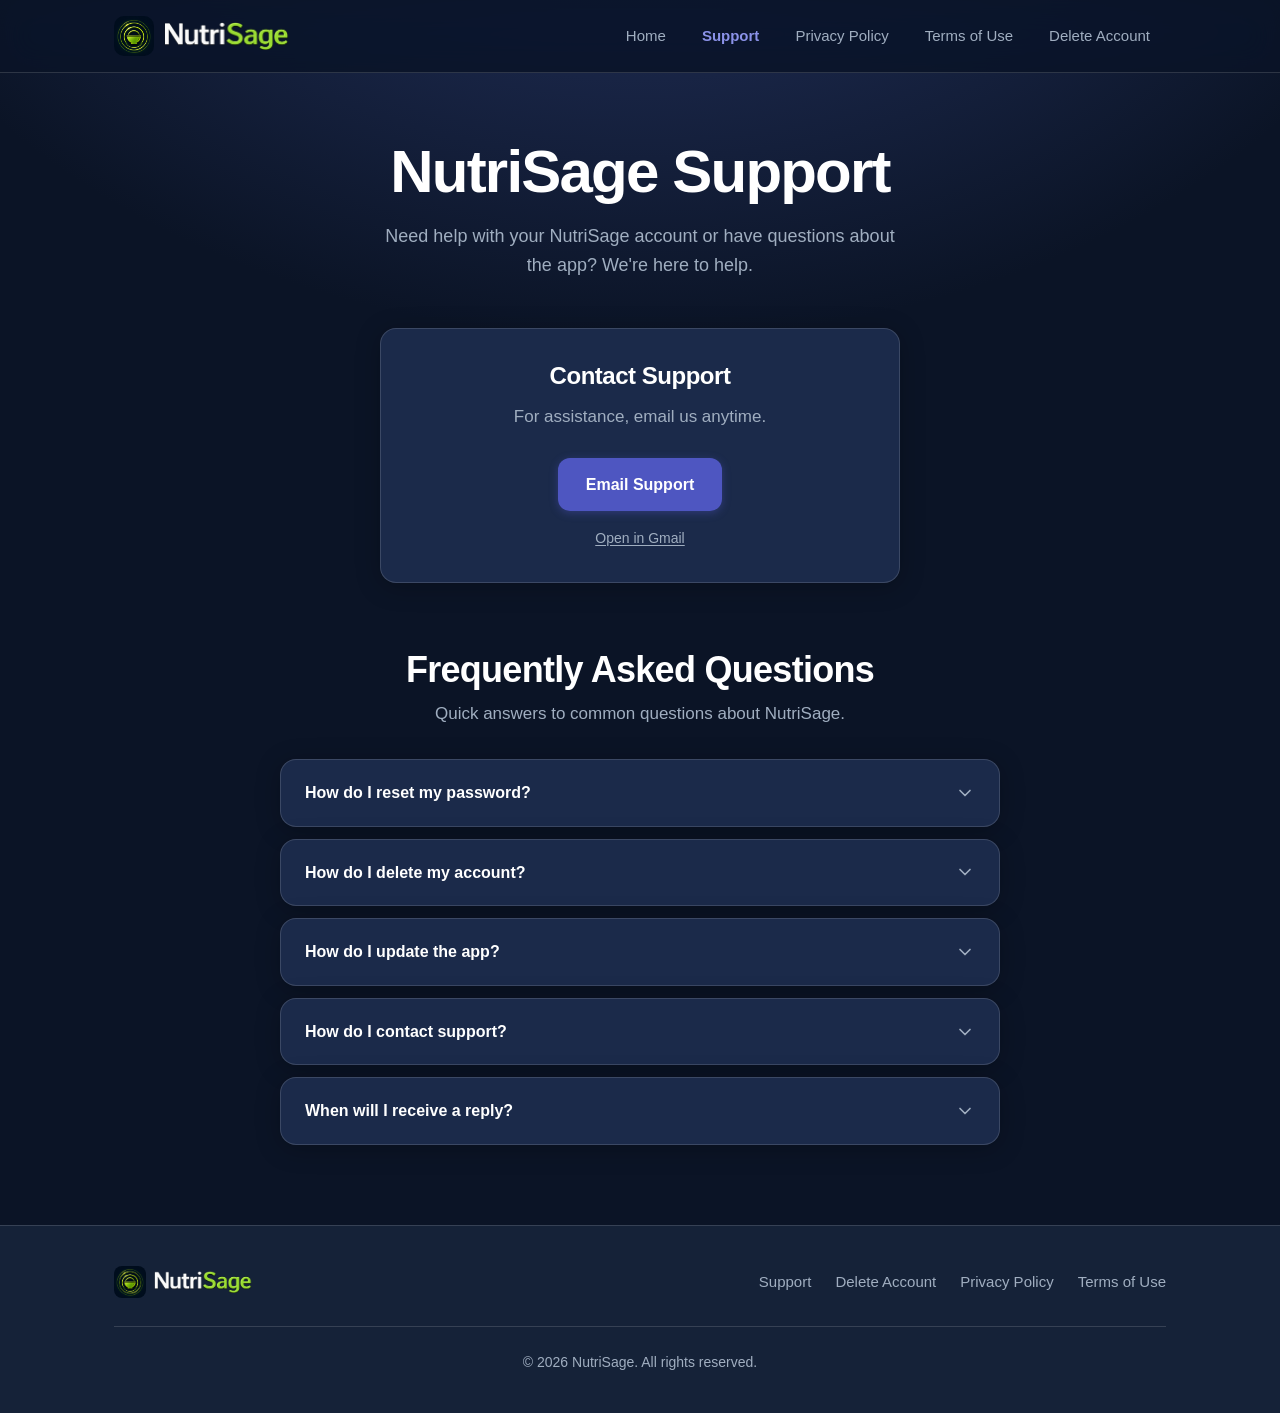
<file: support/index.html>
<!DOCTYPE html>
<html lang="en">

<head>
  <meta charset="UTF-8">
  <meta name="viewport" content="width=device-width, initial-scale=1.0">
  <title>Support - NutriSage</title>
  <meta name="description"
    content="Get help with your NutriSage account. Contact support, find answers to common questions, and learn how to manage your app.">
  <meta name="theme-color" content="#0B1426">

  <!-- Open Graph -->
  <meta property="og:type" content="website">
  <meta property="og:title" content="Support - NutriSage">
  <meta property="og:description"
    content="Need help with NutriSage? Contact our support team or browse frequently asked questions.">
  <meta property="og:site_name" content="NutriSage">
  <meta property="og:url" content="https://admin@veridianapplications.com/support/">

  <!-- Twitter -->
  <meta name="twitter:card" content="summary">
  <meta name="twitter:title" content="Support - NutriSage">
  <meta name="twitter:description" content="Need help with NutriSage? Contact our support team or browse FAQs.">

  <link rel="icon" href="../assets/Favicon/favicon.ico" type="image/x-icon">
  <link rel="stylesheet" href="../styles.css">
</head>

<body>
  <!-- Navigation -->
  <header class="site-header">
    <nav class="nav container" aria-label="Primary">
      <a class="nav-brand" href="../index.html" aria-label="NutriSage home">
        <img class="nav-brand-icon" src="../assets/Logos/app_icon.png" alt="" width="40" height="40">
        <img class="nav-brand-name" src="../assets/Logos/appname.png" alt="NutriSage" height="28">
      </a>
      <button class="nav-toggle" type="button" aria-label="Open menu" aria-expanded="false" aria-controls="nav-menu">
        <span class="nav-toggle-icon" aria-hidden="true"></span>
      </button>
      <ul class="nav-links" id="nav-menu">
        <li><a href="../index.html">Home</a></li>
        <li><a href="./" aria-current="page">Support</a></li>
        <li><a href="../privacy/">Privacy Policy</a></li>
        <li><a href="../terms/">Terms of Use</a></li>
        <li><a href="../delete-account/">Delete Account</a></li>
      </ul>
    </nav>
  </header>

  <main>
    <!-- Hero -->
    <section class="hero-page" aria-labelledby="support-title">
      <div class="container">
        <h1 id="support-title">NutriSage Support</h1>
        <p>Need help with your NutriSage account or have questions about the app? We're here to help.</p>
      </div>
    </section>

    <!-- Contact -->
    <section class="support-section" aria-labelledby="contact-heading">
      <div class="container">
        <div class="card support-card">
          <h2 id="contact-heading">Contact Support</h2>
          <p>For assistance, email us anytime.</p>
          <a class="btn btn-primary" id="email-support" href="mailto:admin@veridianapplications.com"
            aria-label="Email support at admin@veridianapplications.com">
            Email Support
          </a>
          <p class="support-fallback">
            <a href="https://mail.google.com/mail/?view=cm&amp;fs=1&amp;to=admin@veridianapplications.com"
              target="_blank" rel="noopener noreferrer">Open in Gmail</a>
          </p>
        </div>
      </div>
    </section>

    <!-- FAQ -->
    <section class="faq" aria-labelledby="faq-heading">
      <div class="container">
        <div class="faq-header">
          <h2 id="faq-heading">Frequently Asked Questions</h2>
          <p>Quick answers to common questions about NutriSage.</p>
        </div>

        <div class="faq-list">
          <details class="faq-item">
            <summary>How do I reset my password?</summary>
            <div class="faq-answer">
              <p>Open the NutriSage app and go to the sign-in screen. Tap “Forgot Password,” enter the email linked to
                your account, and follow the reset instructions we send you.</p>
            </div>
          </details>

          <details class="faq-item">
            <summary>How do I delete my account?</summary>
            <div class="faq-answer">
              <p>Open NutriSage → Settings → Delete Account, then confirm. Full steps and what data is removed are on
                our
                <a href="../delete-account/">Delete Account</a> page. Deleting NutriSage does
                <strong>not</strong> cancel Apple or Google Play billing — cancel the subscription in your store
                account if needed.
              </p>
            </div>
          </details>

          <details class="faq-item">
            <summary>How do I update the app?</summary>
            <div class="faq-answer">
              <p>Visit the App Store or Google Play on your device, search for NutriSage, and tap Update if a newer
                version is available. Keeping the app updated ensures you get the latest features and improvements.</p>
            </div>
          </details>

          <details class="faq-item">
            <summary>How do I contact support?</summary>
            <div class="faq-answer">
              <p>Email us at admin@veridianapplications.com. Include a short description of your issue and, if
                possible, your
                device type and app version so we can help you faster.</p>
            </div>
          </details>

          <details class="faq-item">
            <summary>When will I receive a reply?</summary>
            <div class="faq-answer">
              <p>We aim to respond to all support emails within 1–2 business days. During busy periods it may take a
                little longer, but we’ll get back to you as soon as we can.</p>
            </div>
          </details>
        </div>
      </div>
    </section>
  </main>

  <!-- Footer -->
  <footer class="site-footer">
    <div class="container footer-inner">
      <a class="footer-brand" href="../index.html" aria-label="NutriSage home">
        <img class="footer-brand-icon" src="../assets/Logos/app_icon.png" alt="" width="32" height="32">
        <img class="footer-brand-name" src="../assets/Logos/appname.png" alt="NutriSage" height="22">
      </a>
      <ul class="footer-links">
        <li><a href="./">Support</a></li>
        <li><a href="../delete-account/">Delete Account</a></li>
        <li><a href="../privacy/">Privacy Policy</a></li>
        <li><a href="../terms/">Terms of Use</a></li>
      </ul>
      <p class="footer-copy">&copy; 2026 NutriSage. All rights reserved.</p>
    </div>
  </footer>

  <script>
    (function () {
      var toggle = document.querySelector(".nav-toggle");
      var menu = document.getElementById("nav-menu");
      if (toggle && menu) {
        toggle.addEventListener("click", function () {
          var open = menu.classList.toggle("is-open");
          toggle.setAttribute("aria-expanded", open ? "true" : "false");
          toggle.setAttribute("aria-label", open ? "Close menu" : "Open menu");
        });
      }

      var email = "admin@veridianapplications.com";
      var gmail = "https://mail.google.com/mail/?view=cm&fs=1&to=" + encodeURIComponent(email);
      var link = document.getElementById("email-support");
      if (!link) return;

      link.addEventListener("click", function (e) {
        e.preventDefault();
        var left = false;
        var onBlur = function () { left = true; };
        window.addEventListener("blur", onBlur);
        window.location.href = "mailto:" + email;
        setTimeout(function () {
          window.removeEventListener("blur", onBlur);
          if (!left) window.open(gmail, "_blank", "noopener,noreferrer");
        }, 700);
      });
    })();
  </script>
</body>

</html>
</file>
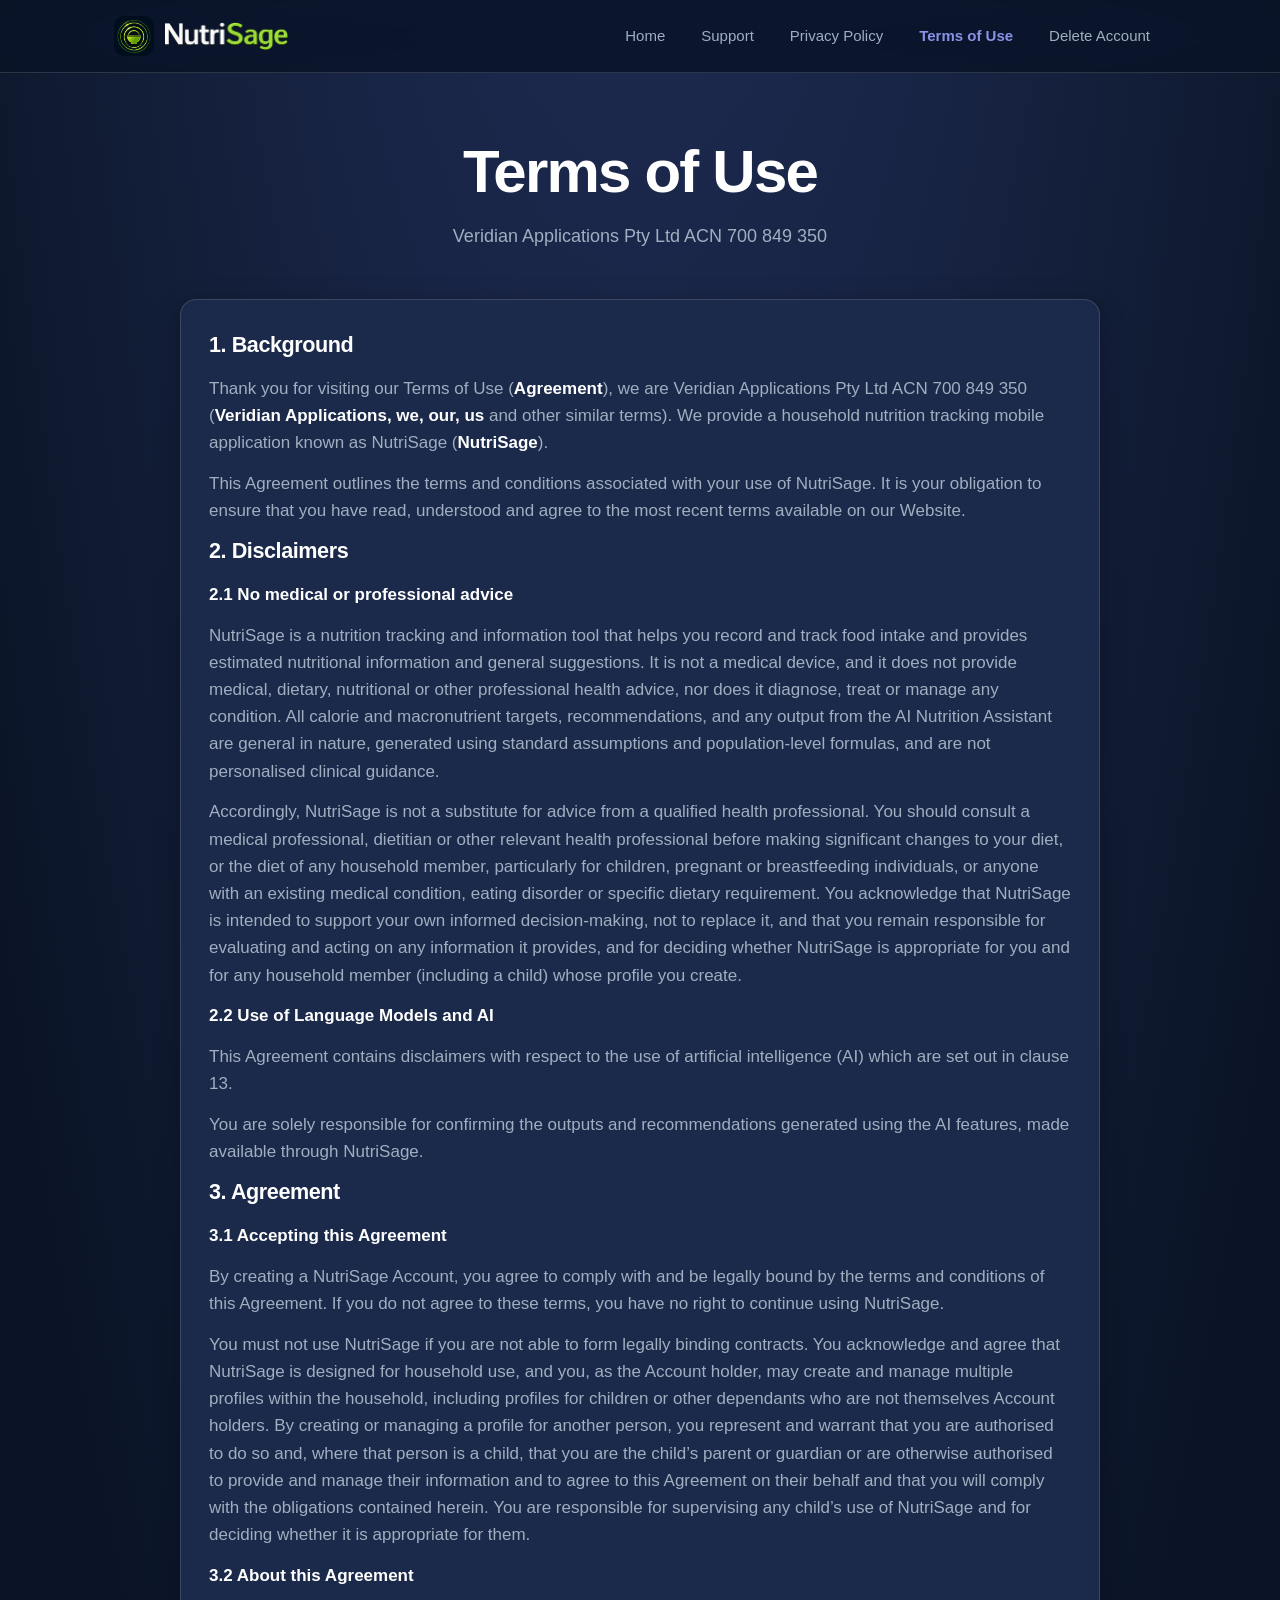
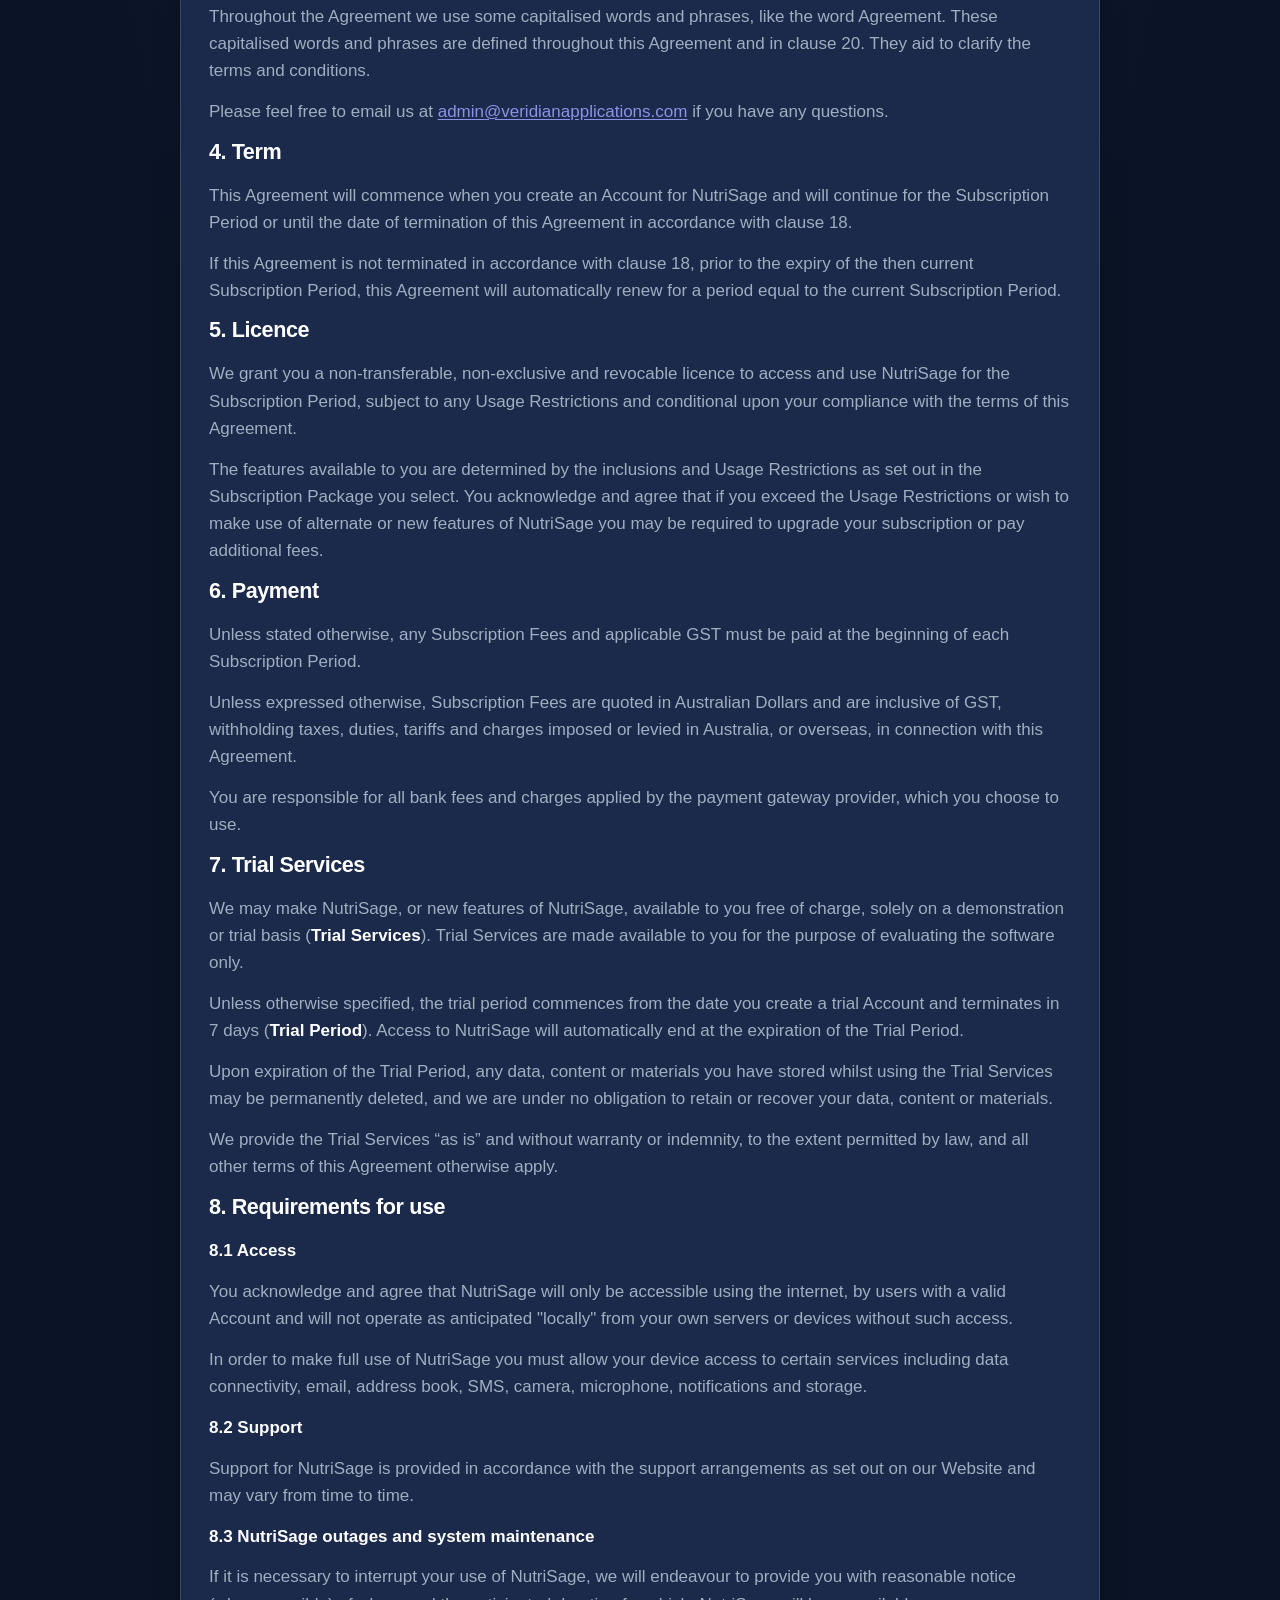
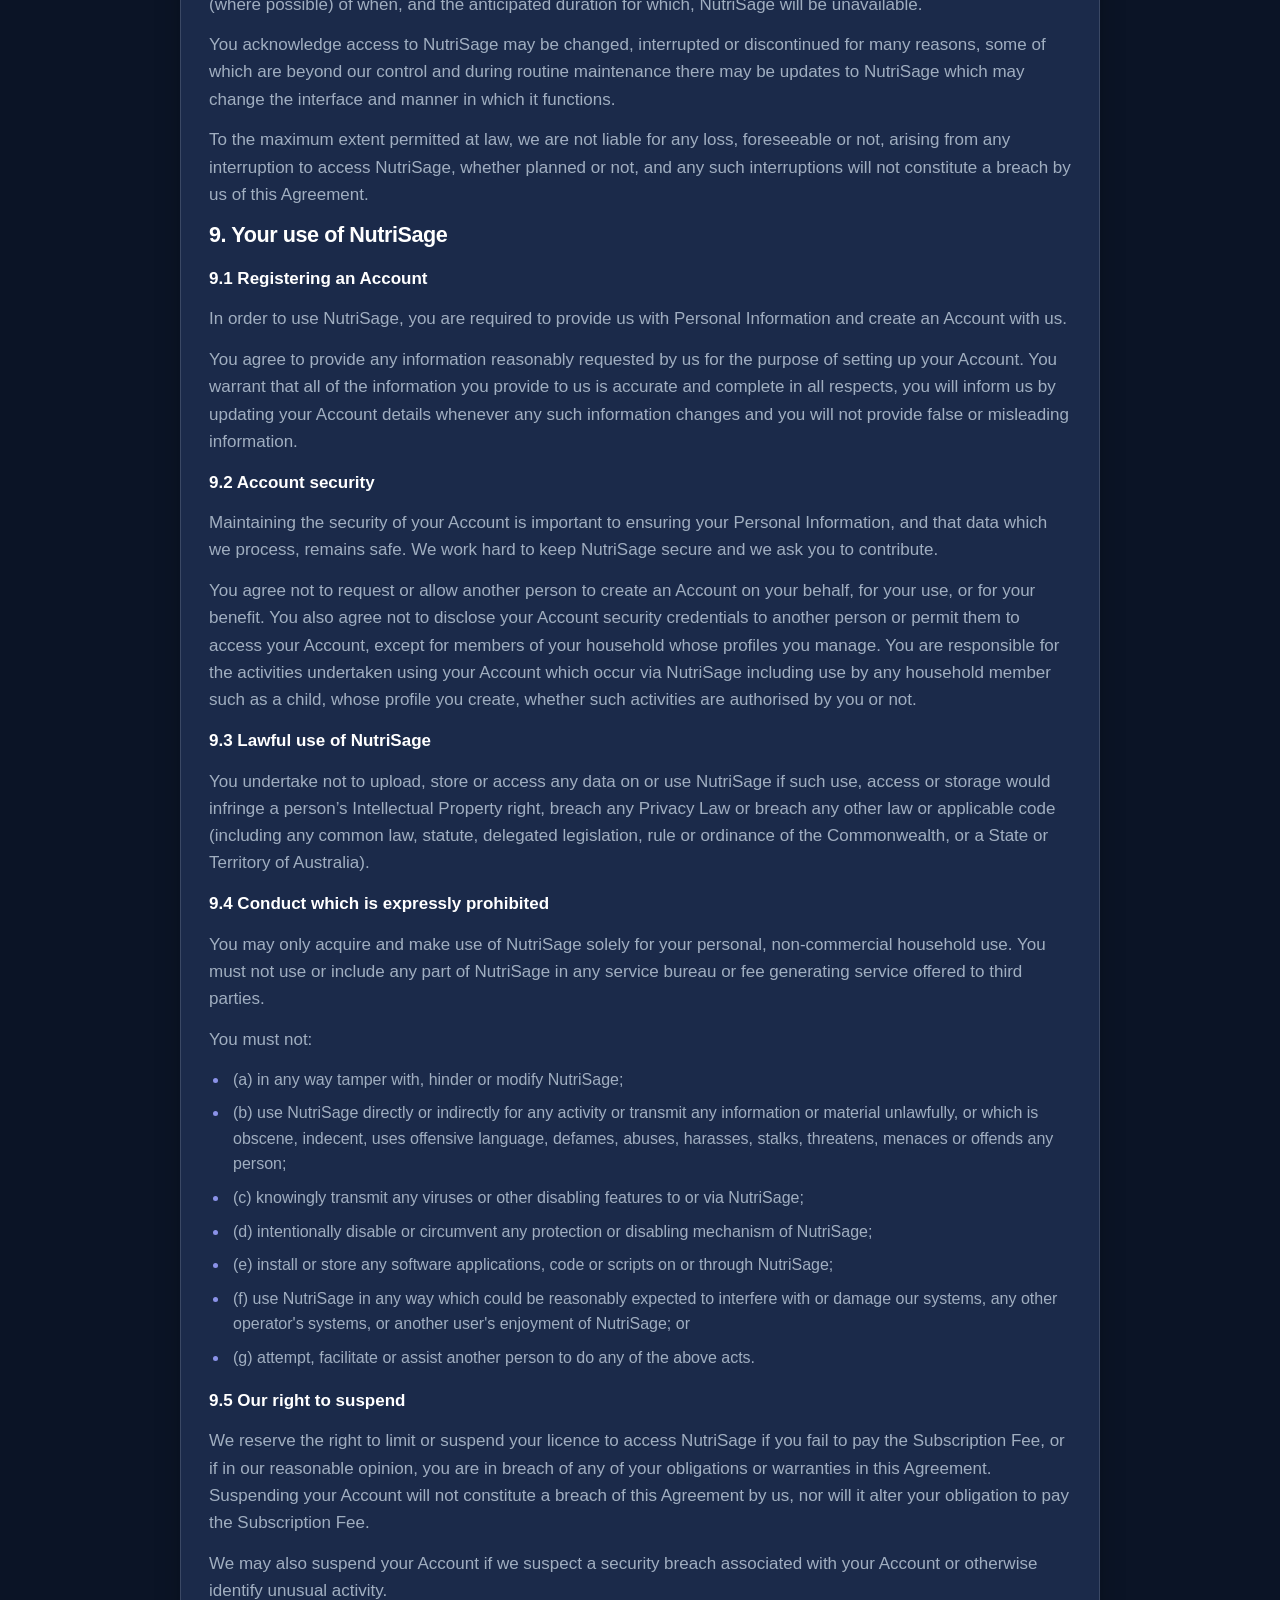
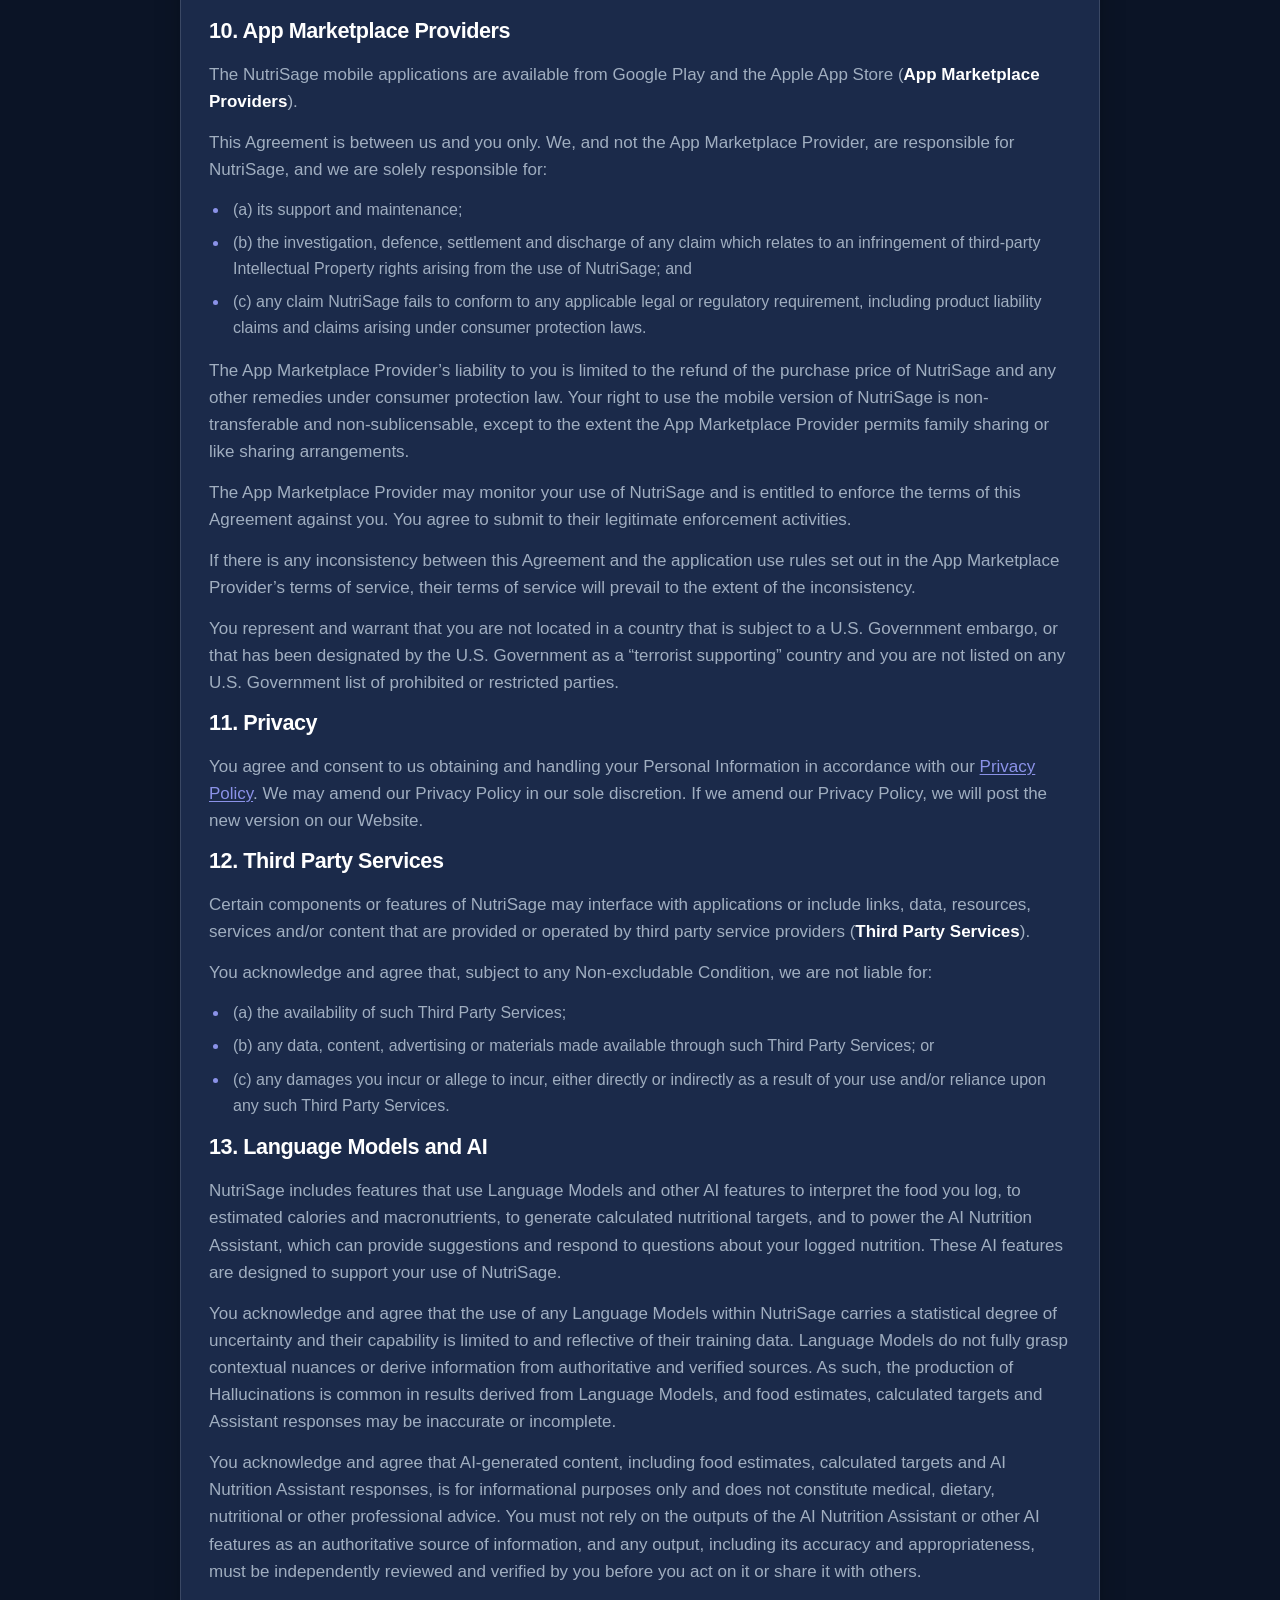
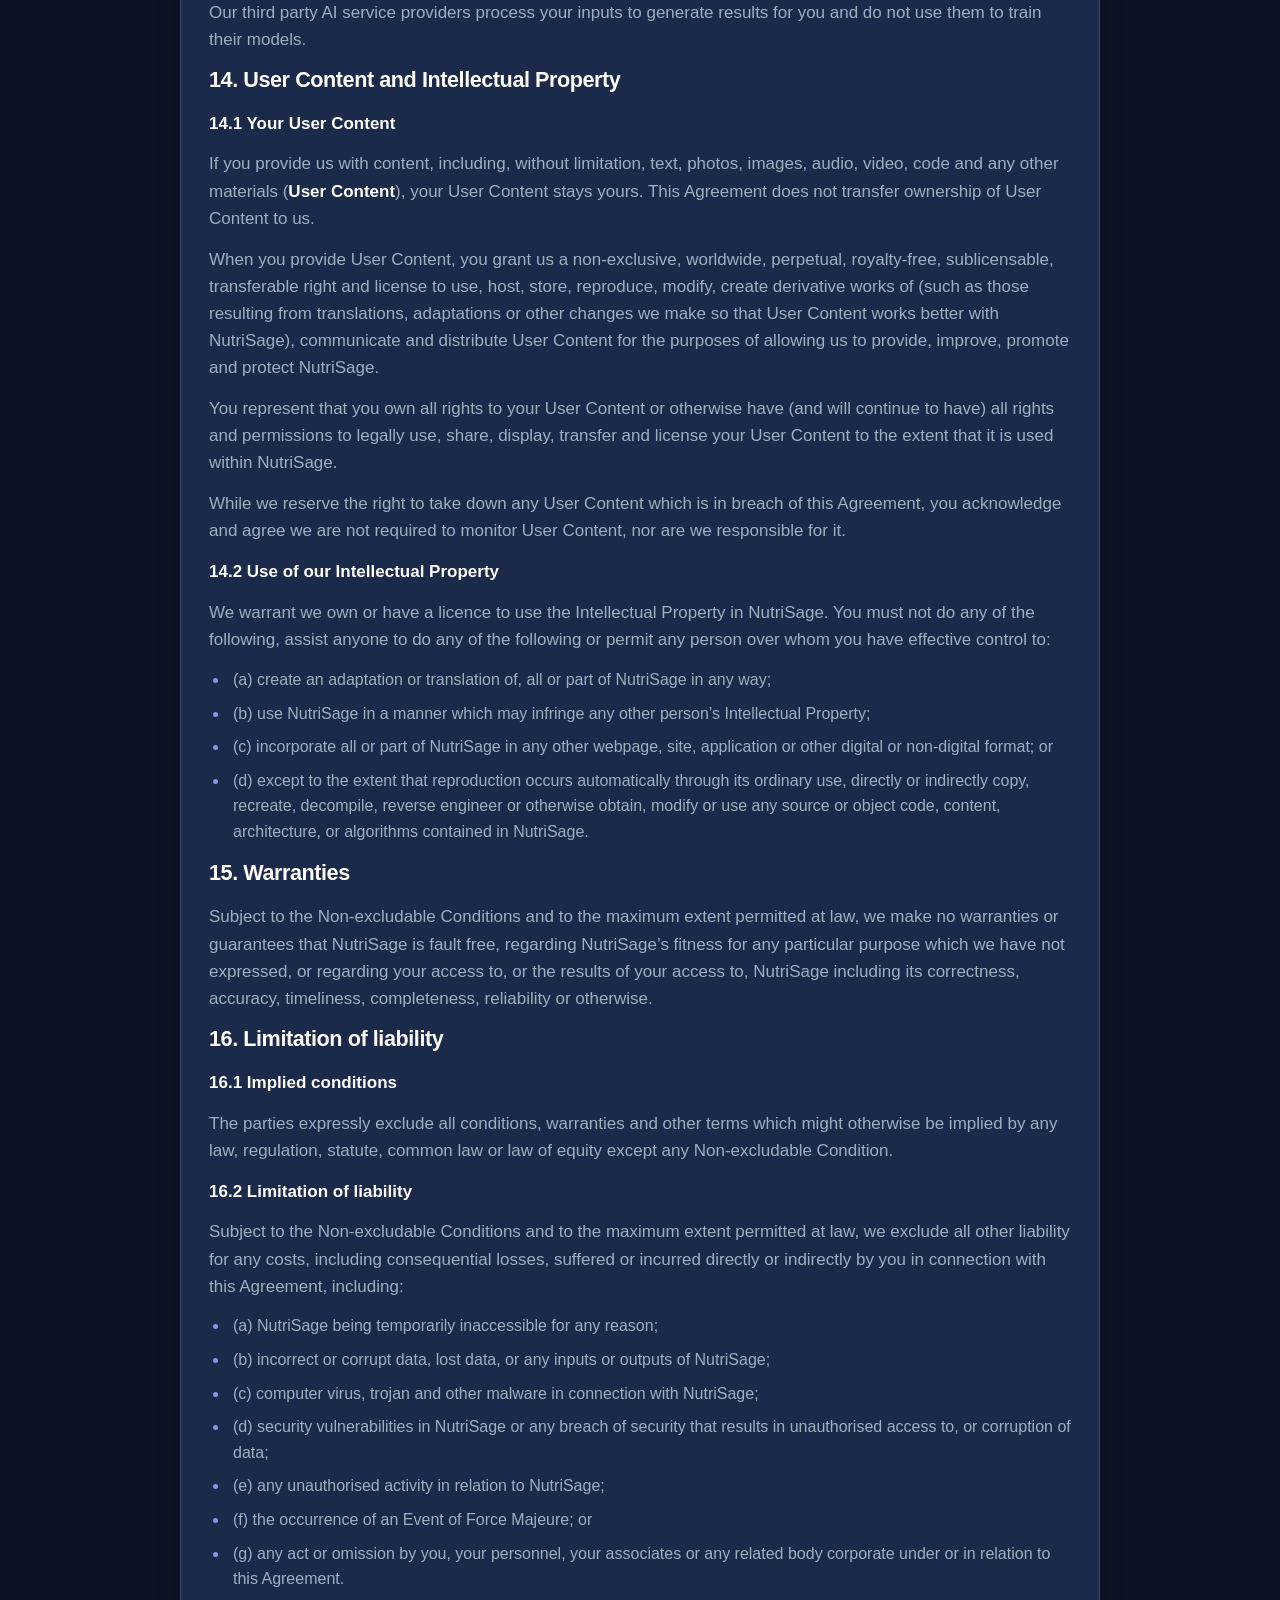
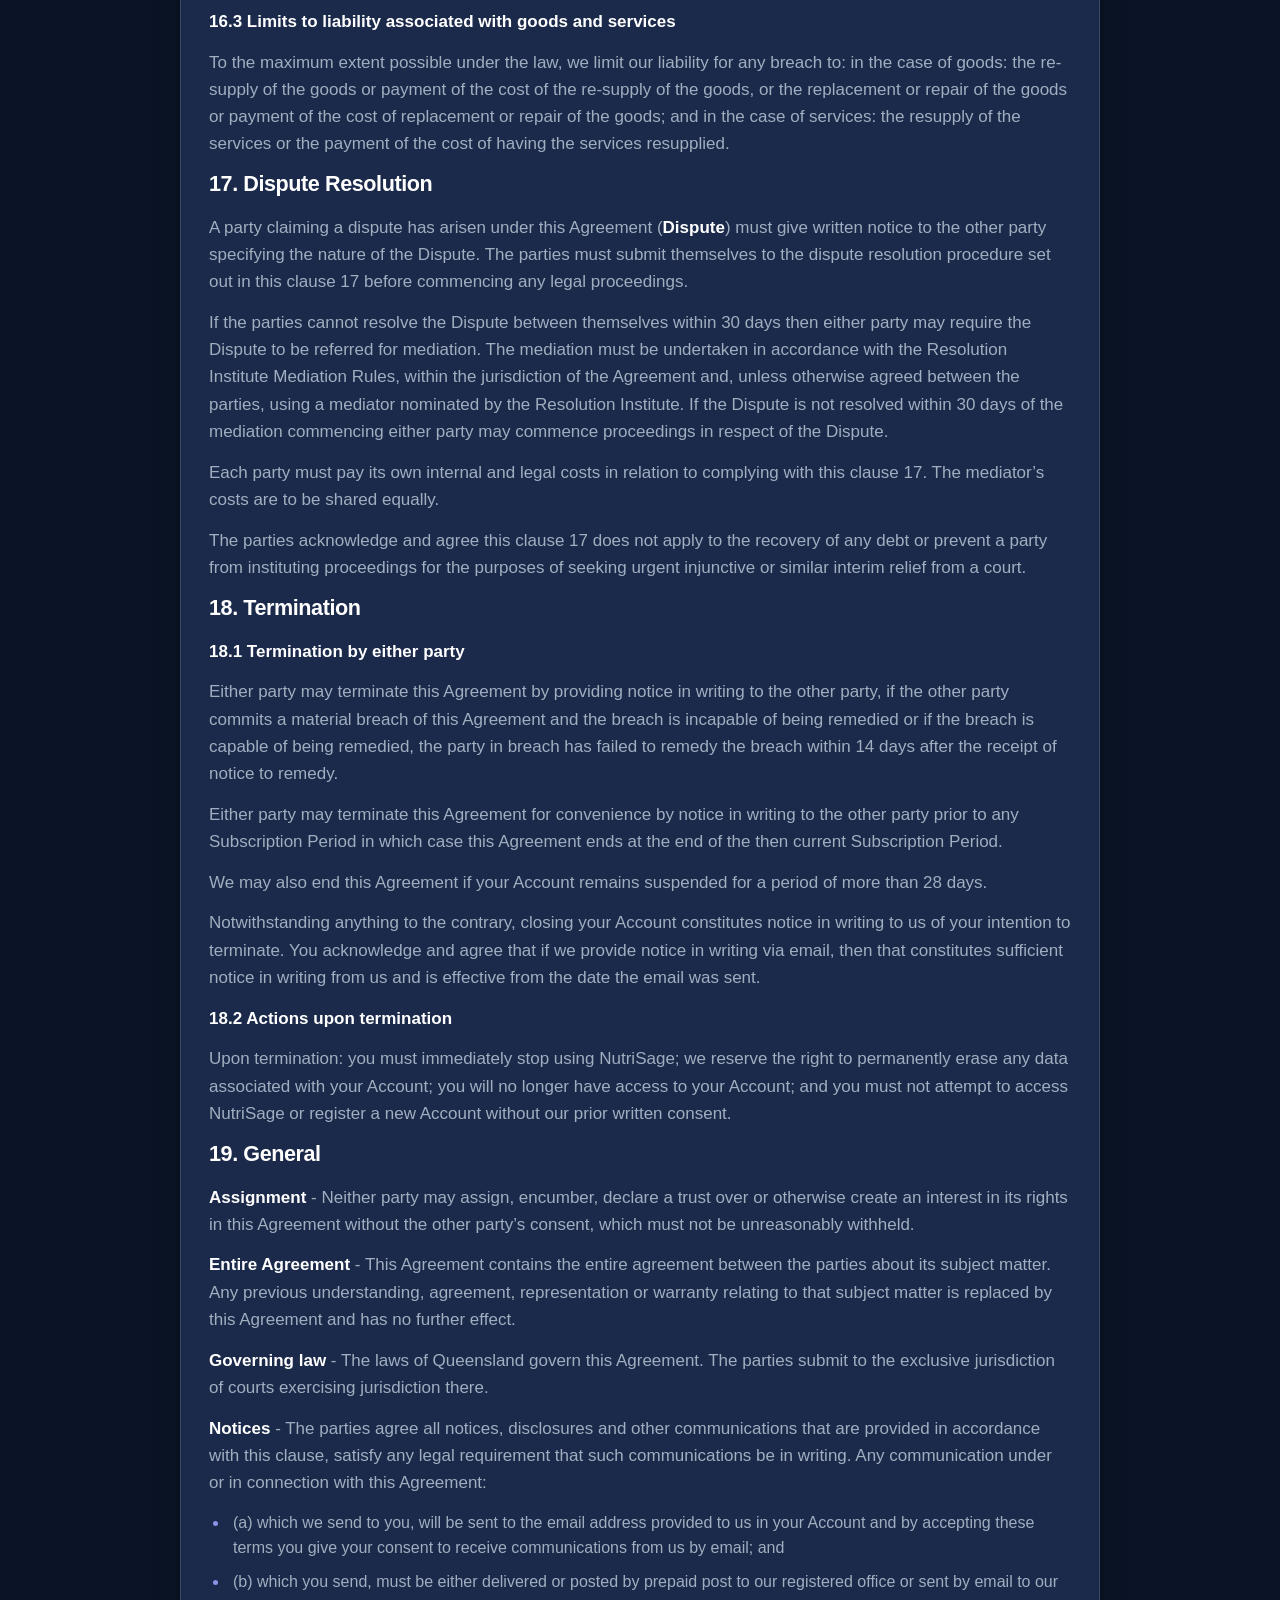
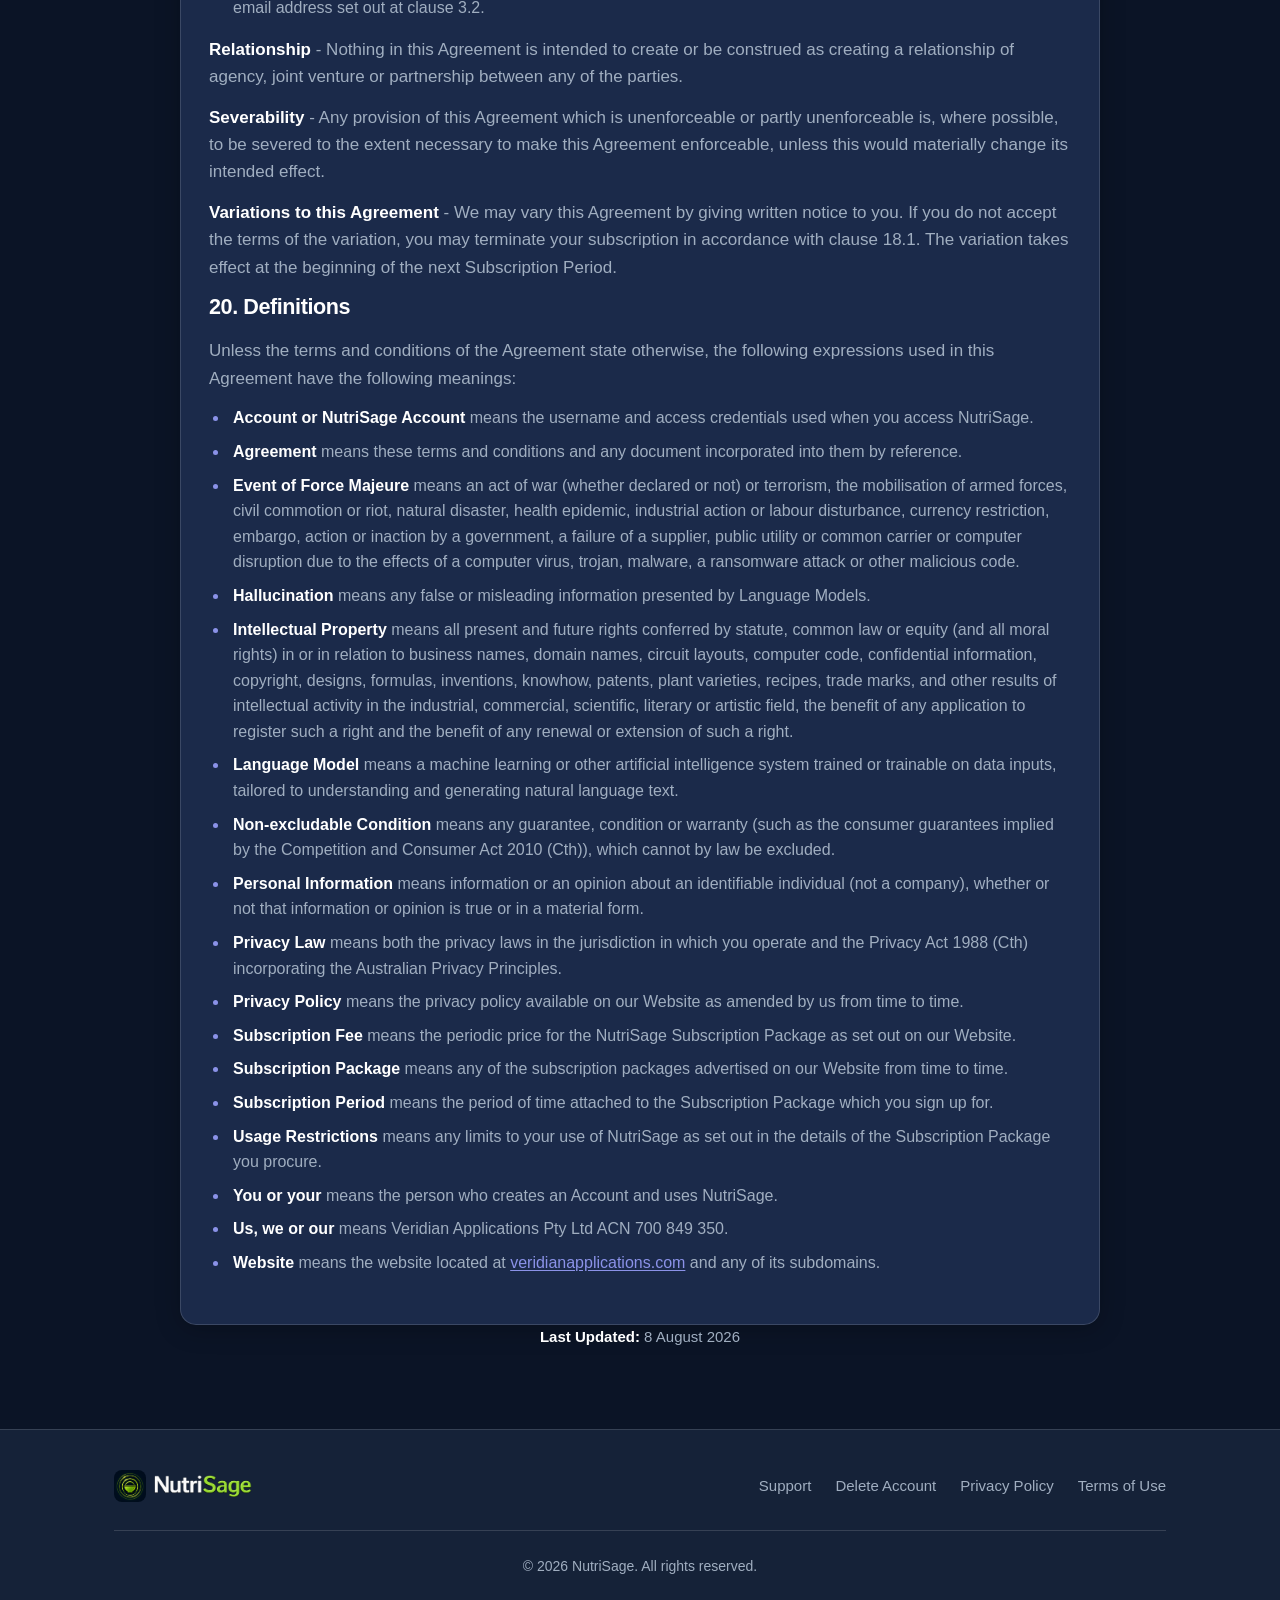
<file: terms/index.html>
<!DOCTYPE html>
<html lang="en">

<head>
  <meta charset="UTF-8">
  <meta name="viewport" content="width=device-width, initial-scale=1.0">
  <title>Terms of Use - NutriSage</title>
  <meta name="description"
    content="NutriSage Terms of Use by Veridian Applications Pty Ltd. The terms and conditions that apply to your use of NutriSage.">
  <meta name="theme-color" content="#0B1426">

  <!-- Open Graph -->
  <meta property="og:type" content="website">
  <meta property="og:title" content="Terms of Use - NutriSage">
  <meta property="og:description"
    content="The terms and conditions that apply to your use of NutriSage, provided by Veridian Applications Pty Ltd.">
  <meta property="og:site_name" content="NutriSage">
  <meta property="og:url" content="https://veridianapplications.com/terms/">

  <!-- Twitter -->
  <meta name="twitter:card" content="summary">
  <meta name="twitter:title" content="Terms of Use - NutriSage">
  <meta name="twitter:description"
    content="The terms and conditions that apply to your use of NutriSage, provided by Veridian Applications Pty Ltd.">

  <link rel="icon" href="../assets/Favicon/favicon.ico" type="image/x-icon">
  <link rel="stylesheet" href="../styles.css">
</head>

<body>
  <!-- Navigation -->
  <header class="site-header">
    <nav class="nav container" aria-label="Primary">
      <a class="nav-brand" href="../index.html" aria-label="NutriSage home">
        <img class="nav-brand-icon" src="../assets/Logos/app_icon.png" alt="" width="40" height="40">
        <img class="nav-brand-name" src="../assets/Logos/appname.png" alt="NutriSage" height="28">
      </a>
      <button class="nav-toggle" type="button" aria-label="Open menu" aria-expanded="false" aria-controls="nav-menu">
        <span class="nav-toggle-icon" aria-hidden="true"></span>
      </button>
      <ul class="nav-links" id="nav-menu">
        <li><a href="../index.html">Home</a></li>
        <li><a href="../support/">Support</a></li>
        <li><a href="../privacy/">Privacy Policy</a></li>
        <li><a href="./" aria-current="page">Terms of Use</a></li>
        <li><a href="../delete-account/">Delete Account</a></li>
      </ul>
    </nav>
  </header>

  <main>
    <!-- Hero -->
    <section class="hero-page" aria-labelledby="terms-title">
      <div class="container">
        <h1 id="terms-title">Terms of Use</h1>
        <p>Veridian Applications Pty Ltd ACN 700 849 350</p>
      </div>
    </section>

    <!-- Terms -->
    <section class="content-section" aria-labelledby="terms-title">
      <div class="container">
        <div class="card content-card content-narrow">
          <h2>1. Background</h2>
          <p>Thank you for visiting our Terms of Use (<strong>Agreement</strong>), we are Veridian Applications Pty
            Ltd ACN 700 849 350 (<strong>Veridian Applications, we, our, us</strong> and other similar terms). We
            provide a household nutrition tracking mobile application known as NutriSage (<strong>NutriSage</strong>).
          </p>
          <p>This Agreement outlines the terms and conditions associated with your use of NutriSage. It is your
            obligation to ensure that you have read, understood and agree to the most recent terms available on our
            Website.</p>

          <h2>2. Disclaimers</h2>
          <p><strong>2.1 No medical or professional advice</strong></p>
          <p>NutriSage is a nutrition tracking and information tool that helps you record and track food intake and
            provides estimated nutritional information and general suggestions. It is not a medical device, and it
            does not provide medical, dietary, nutritional or other professional health advice, nor does it diagnose,
            treat or manage any condition. All calorie and macronutrient targets, recommendations, and any output from
            the AI Nutrition Assistant are general in nature, generated using standard assumptions and population-level
            formulas, and are not personalised clinical guidance.</p>
          <p>Accordingly, NutriSage is not a substitute for advice from a qualified health professional. You should
            consult a medical professional, dietitian or other relevant health professional before making significant
            changes to your diet, or the diet of any household member, particularly for children, pregnant or
            breastfeeding individuals, or anyone with an existing medical condition, eating disorder or specific
            dietary requirement. You acknowledge that NutriSage is intended to support your own informed
            decision-making, not to replace it, and that you remain responsible for evaluating and acting on any
            information it provides, and for deciding whether NutriSage is appropriate for you and for any household
            member (including a child) whose profile you create.</p>
          <p><strong>2.2 Use of Language Models and AI</strong></p>
          <p>This Agreement contains disclaimers with respect to the use of artificial intelligence (AI) which are set
            out in clause 13.</p>
          <p>You are solely responsible for confirming the outputs and recommendations generated using the AI
            features, made available through NutriSage.</p>

          <h2>3. Agreement</h2>
          <p><strong>3.1 Accepting this Agreement</strong></p>
          <p>By creating a NutriSage Account, you agree to comply with and be legally bound by the terms and
            conditions of this Agreement. If you do not agree to these terms, you have no right to continue using
            NutriSage.</p>
          <p>You must not use NutriSage if you are not able to form legally binding contracts. You acknowledge and
            agree that NutriSage is designed for household use, and you, as the Account holder, may create and manage
            multiple profiles within the household, including profiles for children or other dependants who are not
            themselves Account holders. By creating or managing a profile for another person, you represent and
            warrant that you are authorised to do so and, where that person is a child, that you are the child&rsquo;s
            parent or guardian or are otherwise authorised to provide and manage their information and to agree to this
            Agreement on their behalf and that you will comply with the obligations contained herein. You are
            responsible for supervising any child&rsquo;s use of NutriSage and for deciding whether it is appropriate
            for them.</p>
          <p><strong>3.2 About this Agreement</strong></p>
          <p>Throughout the Agreement we use some capitalised words and phrases, like the word Agreement. These
            capitalised words and phrases are defined throughout this Agreement and in clause 20. They aid to clarify
            the terms and conditions.</p>
          <p>Please feel free to email us at <a
              href="mailto:admin@veridianapplications.com">admin@veridianapplications.com</a> if
            you have any questions.</p>

          <h2>4. Term</h2>
          <p>This Agreement will commence when you create an Account for NutriSage and will continue for the
            Subscription Period or until the date of termination of this Agreement in accordance with clause 18.</p>
          <p>If this Agreement is not terminated in accordance with clause 18, prior to the expiry of the then current
            Subscription Period, this Agreement will automatically renew for a period equal to the current
            Subscription Period.</p>

          <h2>5. Licence</h2>
          <p>We grant you a non-transferable, non-exclusive and revocable licence to access and use NutriSage for the
            Subscription Period, subject to any Usage Restrictions and conditional upon your compliance with the terms
            of this Agreement.</p>
          <p>The features available to you are determined by the inclusions and Usage Restrictions as set out in the
            Subscription Package you select. You acknowledge and agree that if you exceed the Usage Restrictions or
            wish to make use of alternate or new features of NutriSage you may be required to upgrade your subscription
            or pay additional fees.</p>

          <h2>6. Payment</h2>
          <p>Unless stated otherwise, any Subscription Fees and applicable GST must be paid at the beginning of each
            Subscription Period.</p>
          <p>Unless expressed otherwise, Subscription Fees are quoted in Australian Dollars and are inclusive of GST,
            withholding taxes, duties, tariffs and charges imposed or levied in Australia, or overseas, in connection
            with this Agreement.</p>
          <p>You are responsible for all bank fees and charges applied by the payment gateway provider, which you
            choose to use.</p>

          <h2>7. Trial Services</h2>
          <p>We may make NutriSage, or new features of NutriSage, available to you free of charge, solely on a
            demonstration or trial basis (<strong>Trial Services</strong>). Trial Services are made available to you
            for the purpose of evaluating the software only.</p>
          <p>Unless otherwise specified, the trial period commences from the date you create a trial Account and
            terminates in 7 days (<strong>Trial Period</strong>). Access to NutriSage will automatically end at the
            expiration of the Trial Period.</p>
          <p>Upon expiration of the Trial Period, any data, content or materials you have stored whilst using the Trial
            Services may be permanently deleted, and we are under no obligation to retain or recover your data, content
            or materials.</p>
          <p>We provide the Trial Services &ldquo;as is&rdquo; and without warranty or indemnity, to the extent
            permitted by law, and all other terms of this Agreement otherwise apply.</p>

          <h2>8. Requirements for use</h2>
          <p><strong>8.1 Access</strong></p>
          <p>You acknowledge and agree that NutriSage will only be accessible using the internet, by users with a valid
            Account and will not operate as anticipated "locally" from your own servers or devices without such
            access.</p>
          <p>In order to make full use of NutriSage you must allow your device access to certain services including
            data connectivity, email, address book, SMS, camera, microphone, notifications and storage.</p>
          <p><strong>8.2 Support</strong></p>
          <p>Support for NutriSage is provided in accordance with the support arrangements as set out on our Website
            and may vary from time to time.</p>
          <p><strong>8.3 NutriSage outages and system maintenance</strong></p>
          <p>If it is necessary to interrupt your use of NutriSage, we will endeavour to provide you with reasonable
            notice (where possible) of when, and the anticipated duration for which, NutriSage will be unavailable.</p>
          <p>You acknowledge access to NutriSage may be changed, interrupted or discontinued for many reasons, some of
            which are beyond our control and during routine maintenance there may be updates to NutriSage which may
            change the interface and manner in which it functions.</p>
          <p>To the maximum extent permitted at law, we are not liable for any loss, foreseeable or not, arising from
            any interruption to access NutriSage, whether planned or not, and any such interruptions will not
            constitute a breach by us of this Agreement.</p>

          <h2>9. Your use of NutriSage</h2>
          <p><strong>9.1 Registering an Account</strong></p>
          <p>In order to use NutriSage, you are required to provide us with Personal Information and create an Account
            with us.</p>
          <p>You agree to provide any information reasonably requested by us for the purpose of setting up your Account.
            You warrant that all of the information you provide to us is accurate and complete in all respects, you
            will inform us by updating your Account details whenever any such information changes and you will not
            provide false or misleading information.</p>
          <p><strong>9.2 Account security</strong></p>
          <p>Maintaining the security of your Account is important to ensuring your Personal Information, and that data
            which we process, remains safe. We work hard to keep NutriSage secure and we ask you to contribute.</p>
          <p>You agree not to request or allow another person to create an Account on your behalf, for your use, or for
            your benefit. You also agree not to disclose your Account security credentials to another person or permit
            them to access your Account, except for members of your household whose profiles you manage. You are
            responsible for the activities undertaken using your Account which occur via NutriSage including use by any
            household member such as a child, whose profile you create, whether such activities are authorised by you
            or not.</p>
          <p><strong>9.3 Lawful use of NutriSage</strong></p>
          <p>You undertake not to upload, store or access any data on or use NutriSage if such use, access or storage
            would infringe a person&rsquo;s Intellectual Property right, breach any Privacy Law or breach any other law
            or applicable code (including any common law, statute, delegated legislation, rule or ordinance of the
            Commonwealth, or a State or Territory of Australia).</p>
          <p><strong>9.4 Conduct which is expressly prohibited</strong></p>
          <p>You may only acquire and make use of NutriSage solely for your personal, non-commercial household use. You
            must not use or include any part of NutriSage in any service bureau or fee generating service offered to
            third parties.</p>
          <p>You must not:</p>
          <ul class="content-list">
            <li>(a) in any way tamper with, hinder or modify NutriSage;</li>
            <li>(b) use NutriSage directly or indirectly for any activity or transmit any information or material
              unlawfully, or which is obscene, indecent, uses offensive language, defames, abuses, harasses, stalks,
              threatens, menaces or offends any person;</li>
            <li>(c) knowingly transmit any viruses or other disabling features to or via NutriSage;</li>
            <li>(d) intentionally disable or circumvent any protection or disabling mechanism of NutriSage;</li>
            <li>(e) install or store any software applications, code or scripts on or through NutriSage;</li>
            <li>(f) use NutriSage in any way which could be reasonably expected to interfere with or damage our systems,
              any other operator's systems, or another user's enjoyment of NutriSage; or</li>
            <li>(g) attempt, facilitate or assist another person to do any of the above acts.</li>
          </ul>
          <p><strong>9.5 Our right to suspend</strong></p>
          <p>We reserve the right to limit or suspend your licence to access NutriSage if you fail to pay the
            Subscription Fee, or if in our reasonable opinion, you are in breach of any of your obligations or
            warranties in this Agreement. Suspending your Account will not constitute a breach of this Agreement by us,
            nor will it alter your obligation to pay the Subscription Fee.</p>
          <p>We may also suspend your Account if we suspect a security breach associated with your Account or otherwise
            identify unusual activity.</p>

          <h2>10. App Marketplace Providers</h2>
          <p>The NutriSage mobile applications are available from Google Play and the Apple App Store (<strong>App
              Marketplace Providers</strong>).</p>
          <p>This Agreement is between us and you only. We, and not the App Marketplace Provider, are responsible for
            NutriSage, and we are solely responsible for:</p>
          <ul class="content-list">
            <li>(a) its support and maintenance;</li>
            <li>(b) the investigation, defence, settlement and discharge of any claim which relates to an infringement
              of third-party Intellectual Property rights arising from the use of NutriSage; and</li>
            <li>(c) any claim NutriSage fails to conform to any applicable legal or regulatory requirement, including
              product liability claims and claims arising under consumer protection laws.</li>
          </ul>
          <p>The App Marketplace Provider&rsquo;s liability to you is limited to the refund of the purchase price of
            NutriSage and any other remedies under consumer protection law. Your right to use the mobile version of
            NutriSage is non-transferable and non-sublicensable, except to the extent the App Marketplace Provider
            permits family sharing or like sharing arrangements.</p>
          <p>The App Marketplace Provider may monitor your use of NutriSage and is entitled to enforce the terms of
            this Agreement against you. You agree to submit to their legitimate enforcement activities.</p>
          <p>If there is any inconsistency between this Agreement and the application use rules set out in the App
            Marketplace Provider&rsquo;s terms of service, their terms of service will prevail to the extent of the
            inconsistency.</p>
          <p>You represent and warrant that you are not located in a country that is subject to a U.S. Government
            embargo, or that has been designated by the U.S. Government as a &ldquo;terrorist supporting&rdquo; country
            and you are not listed on any U.S. Government list of prohibited or restricted parties.</p>

          <h2>11. Privacy</h2>
          <p>You agree and consent to us obtaining and handling your Personal Information in accordance with our
            <a href="../privacy/">Privacy Policy</a>. We may amend our Privacy Policy in our sole discretion. If we
            amend our Privacy Policy, we will post the new version on our Website.
          </p>

          <h2>12. Third Party Services</h2>
          <p>Certain components or features of NutriSage may interface with applications or include links, data,
            resources, services and/or content that are provided or operated by third party service providers
            (<strong>Third Party Services</strong>).</p>
          <p>You acknowledge and agree that, subject to any Non-excludable Condition, we are not liable for:</p>
          <ul class="content-list">
            <li>(a) the availability of such Third Party Services;</li>
            <li>(b) any data, content, advertising or materials made available through such Third Party Services; or
            </li>
            <li>(c) any damages you incur or allege to incur, either directly or indirectly as a result of your use
              and/or reliance upon any such Third Party Services.</li>
          </ul>

          <h2>13. Language Models and AI</h2>
          <p>NutriSage includes features that use Language Models and other AI features to interpret the food you log,
            to estimated calories and macronutrients, to generate calculated nutritional targets, and to power the AI
            Nutrition Assistant, which can provide suggestions and respond to questions about your logged nutrition.
            These AI features are designed to support your use of NutriSage.</p>
          <p>You acknowledge and agree that the use of any Language Models within NutriSage carries a statistical
            degree of uncertainty and their capability is limited to and reflective of their training data. Language
            Models do not fully grasp contextual nuances or derive information from authoritative and verified sources.
            As such, the production of Hallucinations is common in results derived from Language Models, and food
            estimates, calculated targets and Assistant responses may be inaccurate or incomplete.</p>
          <p>You acknowledge and agree that AI-generated content, including food estimates, calculated targets and AI
            Nutrition Assistant responses, is for informational purposes only and does not constitute medical, dietary,
            nutritional or other professional advice. You must not rely on the outputs of the AI Nutrition Assistant or
            other AI features as an authoritative source of information, and any output, including its accuracy and
            appropriateness, must be independently reviewed and verified by you before you act on it or share it with
            others.</p>
          <p>Our third party AI service providers process your inputs to generate results for you and do not use them
            to train their models.</p>

          <h2>14. User Content and Intellectual Property</h2>
          <p><strong>14.1 Your User Content</strong></p>
          <p>If you provide us with content, including, without limitation, text, photos, images, audio, video, code
            and any other materials (<strong>User Content</strong>), your User Content stays yours. This Agreement does
            not transfer ownership of User Content to us.</p>
          <p>When you provide User Content, you grant us a non-exclusive, worldwide, perpetual, royalty-free,
            sublicensable, transferable right and license to use, host, store, reproduce, modify, create derivative
            works of (such as those resulting from translations, adaptations or other changes we make so that User
            Content works better with NutriSage), communicate and distribute User Content for the purposes of allowing
            us to provide, improve, promote and protect NutriSage.</p>
          <p>You represent that you own all rights to your User Content or otherwise have (and will continue to have)
            all rights and permissions to legally use, share, display, transfer and license your User Content to the
            extent that it is used within NutriSage.</p>
          <p>While we reserve the right to take down any User Content which is in breach of this Agreement, you
            acknowledge and agree we are not required to monitor User Content, nor are we responsible for it.</p>
          <p><strong>14.2 Use of our Intellectual Property</strong></p>
          <p>We warrant we own or have a licence to use the Intellectual Property in NutriSage. You must not do any of
            the following, assist anyone to do any of the following or permit any person over whom you have effective
            control to:</p>
          <ul class="content-list">
            <li>(a) create an adaptation or translation of, all or part of NutriSage in any way;</li>
            <li>(b) use NutriSage in a manner which may infringe any other person&rsquo;s Intellectual Property;</li>
            <li>(c) incorporate all or part of NutriSage in any other webpage, site, application or other digital or
              non-digital format; or</li>
            <li>(d) except to the extent that reproduction occurs automatically through its ordinary use, directly or
              indirectly copy, recreate, decompile, reverse engineer or otherwise obtain, modify or use any source or
              object code, content, architecture, or algorithms contained in NutriSage.</li>
          </ul>

          <h2>15. Warranties</h2>
          <p>Subject to the Non-excludable Conditions and to the maximum extent permitted at law, we make no warranties
            or guarantees that NutriSage is fault free, regarding NutriSage&rsquo;s fitness for any particular purpose
            which we have not expressed, or regarding your access to, or the results of your access to, NutriSage
            including its correctness, accuracy, timeliness, completeness, reliability or otherwise.</p>

          <h2>16. Limitation of liability</h2>
          <p><strong>16.1 Implied conditions</strong></p>
          <p>The parties expressly exclude all conditions, warranties and other terms which might otherwise be implied
            by any law, regulation, statute, common law or law of equity except any Non-excludable Condition.</p>
          <p><strong>16.2 Limitation of liability</strong></p>
          <p>Subject to the Non-excludable Conditions and to the maximum extent permitted at law, we exclude all other
            liability for any costs, including consequential losses, suffered or incurred directly or indirectly by you
            in connection with this Agreement, including:</p>
          <ul class="content-list">
            <li>(a) NutriSage being temporarily inaccessible for any reason;</li>
            <li>(b) incorrect or corrupt data, lost data, or any inputs or outputs of NutriSage;</li>
            <li>(c) computer virus, trojan and other malware in connection with NutriSage;</li>
            <li>(d) security vulnerabilities in NutriSage or any breach of security that results in unauthorised access
              to, or corruption of data;</li>
            <li>(e) any unauthorised activity in relation to NutriSage;</li>
            <li>(f) the occurrence of an Event of Force Majeure; or</li>
            <li>(g) any act or omission by you, your personnel, your associates or any related body corporate under or
              in relation to this Agreement.</li>
          </ul>
          <p><strong>16.3 Limits to liability associated with goods and services</strong></p>
          <p>To the maximum extent possible under the law, we limit our liability for any breach to: in the case of
            goods: the re-supply of the goods or payment of the cost of the re-supply of the goods, or the replacement
            or repair of the goods or payment of the cost of replacement or repair of the goods; and in the case of
            services: the resupply of the services or the payment of the cost of having the services resupplied.</p>

          <h2>17. Dispute Resolution</h2>
          <p>A party claiming a dispute has arisen under this Agreement (<strong>Dispute</strong>) must give written
            notice to the other party specifying the nature of the Dispute. The parties must submit themselves to the
            dispute resolution procedure set out in this clause 17 before commencing any legal proceedings.</p>
          <p>If the parties cannot resolve the Dispute between themselves within 30 days then either party may require
            the Dispute to be referred for mediation. The mediation must be undertaken in accordance with the
            Resolution Institute Mediation Rules, within the jurisdiction of the Agreement and, unless otherwise agreed
            between the parties, using a mediator nominated by the Resolution Institute. If the Dispute is not resolved
            within 30 days of the mediation commencing either party may commence proceedings in respect of the
            Dispute.</p>
          <p>Each party must pay its own internal and legal costs in relation to complying with this clause 17. The
            mediator&rsquo;s costs are to be shared equally.</p>
          <p>The parties acknowledge and agree this clause 17 does not apply to the recovery of any debt or prevent a
            party from instituting proceedings for the purposes of seeking urgent injunctive or similar interim relief
            from a court.</p>

          <h2>18. Termination</h2>
          <p><strong>18.1 Termination by either party</strong></p>
          <p>Either party may terminate this Agreement by providing notice in writing to the other party, if the other
            party commits a material breach of this Agreement and the breach is incapable of being remedied or if the
            breach is capable of being remedied, the party in breach has failed to remedy the breach within 14 days
            after the receipt of notice to remedy.</p>
          <p>Either party may terminate this Agreement for convenience by notice in writing to the other party prior to
            any Subscription Period in which case this Agreement ends at the end of the then current Subscription
            Period.</p>
          <p>We may also end this Agreement if your Account remains suspended for a period of more than 28 days.</p>
          <p>Notwithstanding anything to the contrary, closing your Account constitutes notice in writing to us of your
            intention to terminate. You acknowledge and agree that if we provide notice in writing via email, then that
            constitutes sufficient notice in writing from us and is effective from the date the email was sent.</p>
          <p><strong>18.2 Actions upon termination</strong></p>
          <p>Upon termination: you must immediately stop using NutriSage; we reserve the right to permanently erase any
            data associated with your Account; you will no longer have access to your Account; and you must not attempt
            to access NutriSage or register a new Account without our prior written consent.</p>

          <h2>19. General</h2>
          <p><strong>Assignment</strong> - Neither party may assign, encumber, declare a trust over or otherwise
            create an interest in its rights in this Agreement without the other party&rsquo;s consent, which must not
            be unreasonably withheld.</p>
          <p><strong>Entire Agreement</strong> - This Agreement contains the entire agreement between the parties about
            its subject matter. Any previous understanding, agreement, representation or warranty relating to that
            subject matter is replaced by this Agreement and has no further effect.</p>
          <p><strong>Governing law</strong> - The laws of Queensland govern this Agreement. The parties submit to the
            exclusive jurisdiction of courts exercising jurisdiction there.</p>
          <p><strong>Notices</strong> - The parties agree all notices, disclosures and other communications that are
            provided in accordance with this clause, satisfy any legal requirement that such communications be in
            writing. Any communication under or in connection with this Agreement:</p>
          <ul class="content-list">
            <li>(a) which we send to you, will be sent to the email address provided to us in your Account and by
              accepting these terms you give your consent to receive communications from us by email; and</li>
            <li>(b) which you send, must be either delivered or posted by prepaid post to our registered office or sent
              by email to our email address set out at clause 3.2.</li>
          </ul>
          <p><strong>Relationship</strong> - Nothing in this Agreement is intended to create or be construed as
            creating a relationship of agency, joint venture or partnership between any of the parties.</p>
          <p><strong>Severability</strong> - Any provision of this Agreement which is unenforceable or partly
            unenforceable is, where possible, to be severed to the extent necessary to make this Agreement enforceable,
            unless this would materially change its intended effect.</p>
          <p><strong>Variations to this Agreement</strong> - We may vary this Agreement by giving written notice to
            you. If you do not accept the terms of the variation, you may terminate your subscription in accordance
            with clause 18.1. The variation takes effect at the beginning of the next Subscription Period.</p>

          <h2>20. Definitions</h2>
          <p>Unless the terms and conditions of the Agreement state otherwise, the following expressions used in this
            Agreement have the following meanings:</p>
          <ul class="content-list">
            <li><strong>Account or NutriSage Account</strong> means the username and access credentials used when you
              access NutriSage.</li>
            <li><strong>Agreement</strong> means these terms and conditions and any document incorporated into them by
              reference.</li>
            <li><strong>Event of Force Majeure</strong> means an act of war (whether declared or not) or terrorism, the
              mobilisation of armed forces, civil commotion or riot, natural disaster, health epidemic, industrial
              action or labour disturbance, currency restriction, embargo, action or inaction by a government, a
              failure of a supplier, public utility or common carrier or computer disruption due to the effects of a
              computer virus, trojan, malware, a ransomware attack or other malicious code.</li>
            <li><strong>Hallucination</strong> means any false or misleading information presented by Language
              Models.</li>
            <li><strong>Intellectual Property</strong> means all present and future rights conferred by statute, common
              law or equity (and all moral rights) in or in relation to business names, domain names, circuit layouts,
              computer code, confidential information, copyright, designs, formulas, inventions, knowhow, patents, plant
              varieties, recipes, trade marks, and other results of intellectual activity in the industrial,
              commercial, scientific, literary or artistic field, the benefit of any application to register such a
              right and the benefit of any renewal or extension of such a right.</li>
            <li><strong>Language Model</strong> means a machine learning or other artificial intelligence system
              trained or trainable on data inputs, tailored to understanding and generating natural language text.</li>
            <li><strong>Non-excludable Condition</strong> means any guarantee, condition or warranty (such as the
              consumer guarantees implied by the Competition and Consumer Act 2010 (Cth)), which cannot by law be
              excluded.</li>
            <li><strong>Personal Information</strong> means information or an opinion about an identifiable individual
              (not a company), whether or not that information or opinion is true or in a material form.</li>
            <li><strong>Privacy Law</strong> means both the privacy laws in the jurisdiction in which you operate and
              the Privacy Act 1988 (Cth) incorporating the Australian Privacy Principles.</li>
            <li><strong>Privacy Policy</strong> means the privacy policy available on our Website as amended by us from
              time to time.</li>
            <li><strong>Subscription Fee</strong> means the periodic price for the NutriSage Subscription Package as set
              out on our Website.</li>
            <li><strong>Subscription Package</strong> means any of the subscription packages advertised on our Website
              from time to time.</li>
            <li><strong>Subscription Period</strong> means the period of time attached to the Subscription Package which
              you sign up for.</li>
            <li><strong>Usage Restrictions</strong> means any limits to your use of NutriSage as set out in the details
              of the Subscription Package you procure.</li>
            <li><strong>You or your</strong> means the person who creates an Account and uses NutriSage.</li>
            <li><strong>Us, we or our</strong> means Veridian Applications Pty Ltd ACN 700 849 350.</li>
            <li><strong>Website</strong> means the website located at
              <a href="../index.html">veridianapplications.com</a> and any of its subdomains.
            </li>
          </ul>
        </div>

        <p class="privacy-meta"><strong>Last Updated:</strong> 8 August 2026</p>
      </div>
    </section>
  </main>

  <!-- Footer -->
  <footer class="site-footer">
    <div class="container footer-inner">
      <a class="footer-brand" href="../index.html" aria-label="NutriSage home">
        <img class="footer-brand-icon" src="../assets/Logos/app_icon.png" alt="" width="32" height="32">
        <img class="footer-brand-name" src="../assets/Logos/appname.png" alt="NutriSage" height="22">
      </a>
      <ul class="footer-links">
        <li><a href="../support/">Support</a></li>
        <li><a href="../delete-account/">Delete Account</a></li>
        <li><a href="../privacy/">Privacy Policy</a></li>
        <li><a href="./">Terms of Use</a></li>
      </ul>
      <p class="footer-copy">&copy; 2026 NutriSage. All rights reserved.</p>
    </div>
  </footer>

  <script>
    (function () {
      var toggle = document.querySelector(".nav-toggle");
      var menu = document.getElementById("nav-menu");
      if (!toggle || !menu) return;

      toggle.addEventListener("click", function () {
        var open = menu.classList.toggle("is-open");
        toggle.setAttribute("aria-expanded", open ? "true" : "false");
        toggle.setAttribute("aria-label", open ? "Close menu" : "Open menu");
      });
    })();
  </script>
</body>

</html>
</file>
<file: styles.css>
/* ========================================
   NutriSage - Shared Stylesheet
   ======================================== */

/* --- CSS Variables (aligned with app AppColors) --- */
:root {
  --card-background: #1B2A4A;
  --container-background: #152238;
  --screen-highlight: #2A3A6E;
  --screen-background-main: #0B1426;

  --primary: #4E56C1;
  --primary-hover: #3F47B0;
  --secondary: #8B92E8;
  --bg: var(--screen-background-main);
  --card: var(--card-background);
  --surface: var(--container-background);
  --text: #FFFFFF;
  --muted: #A0AEC0;
  --border: rgba(255, 255, 255, 0.14);
  --shadow: 0 4px 24px rgba(0, 0, 0, 0.25);
  --shadow-hover: 0 8px 32px rgba(0, 0, 0, 0.35);
  --radius: 16px;
  --radius-btn: 12px;
  --nav-height: 72px;
  --container: 1100px;
  --font: -apple-system, BlinkMacSystemFont, "Segoe UI", Roboto, Helvetica, Arial, sans-serif;
  --transition: 0.25s ease;
}

/* --- Reset --- */
*,
*::before,
*::after {
  box-sizing: border-box;
  margin: 0;
  padding: 0;
}

html {
  scroll-behavior: smooth;
  -webkit-text-size-adjust: 100%;
}

body {
  font-family: var(--font);
  background:
    radial-gradient(ellipse 120% 80% at 50% -20%, var(--screen-highlight) 0%, transparent 55%),
    var(--screen-background-main);
  background-color: var(--screen-background-main);
  color: var(--text);
  line-height: 1.6;
  min-height: 100vh;
  display: flex;
  flex-direction: column;
  font-size: 1rem;
}

img {
  max-width: 100%;
  display: block;
}

a {
  color: inherit;
  text-decoration: none;
}

ul {
  list-style: none;
}

button {
  font-family: inherit;
  cursor: pointer;
  border: none;
  background: none;
}

/* --- Typography --- */
h1 {
  font-size: clamp(2.5rem, 5vw, 3.75rem);
  font-weight: 700;
  letter-spacing: -0.03em;
  line-height: 1.15;
  color: var(--text);
}

h2 {
  font-size: clamp(1.75rem, 3vw, 2.25rem);
  font-weight: 700;
  letter-spacing: -0.02em;
  line-height: 1.25;
}

h3 {
  font-size: 1.25rem;
  font-weight: 600;
  letter-spacing: -0.01em;
}

p {
  color: var(--muted);
  font-size: 1.0625rem;
}

/* --- Layout --- */
.container {
  width: 100%;
  max-width: var(--container);
  margin: 0 auto;
  padding: 0 1.5rem;
}

main {
  flex: 1;
}

/* --- Navigation --- */
.site-header {
  position: sticky;
  top: 0;
  z-index: 100;
  background: rgba(11, 20, 38, 0.88);
  backdrop-filter: saturate(180%) blur(16px);
  -webkit-backdrop-filter: saturate(180%) blur(16px);
  border-bottom: 1px solid var(--border);
}

.nav {
  display: flex;
  align-items: center;
  justify-content: space-between;
  height: var(--nav-height);
}

.nav-brand {
  display: inline-flex;
  align-items: center;
  gap: 0.625rem;
  transition: opacity var(--transition);
}

.nav-brand:hover,
.nav-brand:focus-visible {
  opacity: 0.85;
}

.nav-brand-icon {
  width: 40px;
  height: 40px;
  border-radius: 10px;
  object-fit: cover;
}

.nav-brand-name {
  height: 28px;
  width: auto;
}

.nav-links {
  display: flex;
  align-items: center;
  gap: 0.25rem;
}

.nav-links a {
  padding: 0.5rem 1rem;
  font-size: 0.9375rem;
  font-weight: 500;
  color: var(--muted);
  border-radius: 8px;
  transition: color var(--transition), background var(--transition);
}

.nav-links a:hover,
.nav-links a:focus-visible {
  color: var(--text);
  background: rgba(78, 86, 193, 0.15);
}

.nav-links a[aria-current="page"] {
  color: var(--secondary);
  font-weight: 600;
}

/* Mobile nav toggle */
.nav-toggle {
  display: none;
  width: 44px;
  height: 44px;
  align-items: center;
  justify-content: center;
  border-radius: 8px;
  color: var(--text);
  transition: background var(--transition);
}

.nav-toggle:hover,
.nav-toggle:focus-visible {
  background: rgba(78, 86, 193, 0.15);
}

.nav-toggle-icon {
  display: block;
  width: 20px;
  height: 2px;
  background: currentColor;
  position: relative;
  border-radius: 2px;
}

.nav-toggle-icon::before,
.nav-toggle-icon::after {
  content: "";
  position: absolute;
  left: 0;
  width: 20px;
  height: 2px;
  background: currentColor;
  border-radius: 2px;
}

.nav-toggle-icon::before {
  top: -6px;
}

.nav-toggle-icon::after {
  top: 6px;
}

/* --- Buttons --- */
.btn {
  display: inline-flex;
  align-items: center;
  justify-content: center;
  gap: 0.5rem;
  padding: 0.875rem 1.75rem;
  font-size: 1rem;
  font-weight: 600;
  border-radius: var(--radius-btn);
  transition: background var(--transition), transform var(--transition), box-shadow var(--transition), color var(--transition);
  text-align: center;
}

.btn:focus-visible {
  outline: 2px solid var(--primary);
  outline-offset: 3px;
}

.btn-primary {
  background: var(--primary);
  color: #fff;
  box-shadow: 0 2px 8px rgba(78, 86, 193, 0.4);
}

.btn-primary:hover {
  background: var(--primary-hover);
  transform: translateY(-1px);
  box-shadow: 0 4px 16px rgba(78, 86, 193, 0.45);
}

.btn-secondary {
  background: var(--surface);
  color: var(--secondary);
  border: 1.5px solid var(--border);
}

.btn-secondary:hover {
  border-color: var(--primary);
  color: var(--primary);
  transform: translateY(-1px);
  box-shadow: var(--shadow);
}

.btn-group {
  display: flex;
  flex-wrap: wrap;
  gap: 0.875rem;
}

/* --- Cards --- */
.card {
  background: var(--card);
  border: 1px solid var(--border);
  border-radius: var(--radius);
  box-shadow: var(--shadow);
  padding: 2rem;
  transition: transform var(--transition), box-shadow var(--transition);
}

.card:hover {
  transform: translateY(-4px);
  box-shadow: var(--shadow-hover);
}

/* --- Hero --- */
.hero {
  padding: 5rem 0 4rem;
  text-align: center;
}

.hero-badge {
  display: inline-block;
  padding: 0.375rem 0.875rem;
  font-size: 0.8125rem;
  font-weight: 600;
  color: var(--secondary);
  background: rgba(78, 86, 193, 0.2);
  border-radius: 999px;
  margin-bottom: 1.5rem;
  letter-spacing: 0.02em;
}

.hero h1 {
  margin-bottom: 0.75rem;
}

.hero-logo {
  display: flex;
  flex-direction: column;
  align-items: center;
  gap: 1.25rem;
  margin-bottom: 0.75rem;
}

.hero-logo-icon {
  width: 112px;
  height: 112px;
  border-radius: 28px;
  object-fit: cover;
}

.hero-logo-name {
  height: clamp(40px, 8vw, 64px);
  width: auto;
}

.hero-title-accent {
  color: var(--primary);
}

.hero-tagline {
  font-size: clamp(1.125rem, 2.5vw, 1.375rem);
  font-weight: 500;
  color: var(--secondary);
  margin-bottom: 1.25rem;
}

.hero-desc {
  max-width: 560px;
  margin: 0 auto 2.25rem;
  font-size: 1.125rem;
  line-height: 1.7;
}

.hero-page {
  padding: 4rem 0 3rem;
  text-align: center;
}

.hero-page h1 {
  margin-bottom: 1rem;
}

.hero-page p {
  max-width: 520px;
  margin: 0 auto;
  font-size: 1.125rem;
}

/* --- Features --- */
.features {
  padding: 2rem 0 5rem;
}

.features-grid {
  display: grid;
  grid-template-columns: repeat(3, 1fr);
  gap: 1.5rem;
}

.feature-card {
  text-align: left;
}

.feature-icon {
  width: 48px;
  height: 48px;
  display: flex;
  align-items: center;
  justify-content: center;
  background: var(--surface);
  border-radius: 12px;
  margin-bottom: 1.25rem;
  color: var(--secondary);
}

.feature-icon svg {
  width: 24px;
  height: 24px;
  fill: none;
  stroke: currentColor;
  stroke-width: 2;
  stroke-linecap: round;
  stroke-linejoin: round;
}

.feature-card h3 {
  margin-bottom: 0.5rem;
  color: var(--text);
}

.feature-card p {
  font-size: 0.975rem;
  line-height: 1.65;
}

/* --- CTA --- */
.cta {
  padding: 0 0 5rem;
}

.cta-card {
  text-align: center;
  padding: 3rem 2rem;
  background: linear-gradient(135deg, var(--card-background) 0%, var(--container-background) 100%);
  border: 1px solid rgba(78, 86, 193, 0.25);
}

.cta-card:hover {
  transform: none;
  box-shadow: var(--shadow);
}

.cta-card h2 {
  margin-bottom: 0.75rem;
}

.cta-card p {
  margin-bottom: 1.75rem;
  max-width: 420px;
  margin-left: auto;
  margin-right: auto;
}

/* --- Support Page --- */
.support-section {
  padding: 0 0 3rem;
}

.support-card {
  max-width: 520px;
  margin: 0 auto;
  text-align: center;
}

.support-card h2 {
  margin-bottom: 0.75rem;
  font-size: 1.5rem;
}

.support-card p {
  margin-bottom: 1.75rem;
}

.support-card .support-fallback {
  margin: 1rem 0 0;
  font-size: 0.875rem;
}

.support-card .support-fallback a {
  color: var(--muted);
  text-decoration: underline;
  text-underline-offset: 2px;
}

.support-card .support-fallback a:hover {
  color: var(--secondary);
}

/* --- FAQ --- */
.faq {
  padding: 1rem 0 5rem;
}

.faq-header {
  text-align: center;
  margin-bottom: 2rem;
}

.faq-header h2 {
  margin-bottom: 0.5rem;
}

.faq-list {
  max-width: 720px;
  margin: 0 auto;
  display: flex;
  flex-direction: column;
  gap: 0.75rem;
}

.faq-item {
  background: var(--card);
  border: 1px solid var(--border);
  border-radius: var(--radius);
  box-shadow: var(--shadow);
  overflow: hidden;
  transition: box-shadow var(--transition);
}

.faq-item:hover {
  box-shadow: var(--shadow-hover);
}

.faq-item[open] {
  border-color: rgba(78, 86, 193, 0.45);
}

.faq-item summary {
  display: flex;
  align-items: center;
  justify-content: space-between;
  gap: 1rem;
  padding: 1.25rem 1.5rem;
  font-weight: 600;
  font-size: 1rem;
  color: var(--text);
  cursor: pointer;
  list-style: none;
  user-select: none;
}

.faq-item summary::-webkit-details-marker {
  display: none;
}

.faq-item summary::after {
  content: "";
  flex-shrink: 0;
  width: 20px;
  height: 20px;
  background-image: url("data:image/svg+xml,%3Csvg xmlns='http://www.w3.org/2000/svg' width='20' height='20' viewBox='0 0 24 24' fill='none' stroke='%23A0AEC0' stroke-width='2' stroke-linecap='round' stroke-linejoin='round'%3E%3Cpolyline points='6 9 12 15 18 9'%3E%3C/polyline%3E%3C/svg%3E");
  background-size: contain;
  transition: transform var(--transition);
}

.faq-item[open] summary::after {
  transform: rotate(180deg);
}

.faq-item summary:focus-visible {
  outline: 2px solid var(--primary);
  outline-offset: -2px;
  border-radius: var(--radius);
}

.faq-answer {
  padding: 0 1.5rem 1.25rem;
  color: var(--muted);
  font-size: 0.975rem;
  line-height: 1.7;
  border-top: 1px solid transparent;
}

.faq-item[open] .faq-answer {
  border-top-color: var(--border);
  padding-top: 1rem;
  margin-top: 0;
}

/* --- Privacy Page --- */
.privacy-section {
  padding: 0 0 5rem;
}

.notice-card {
  max-width: 560px;
  margin: 0 auto 2rem;
  text-align: center;
  padding: 3rem 2rem;
}

.notice-icon {
  width: 56px;
  height: 56px;
  margin: 0 auto 1.5rem;
  display: flex;
  align-items: center;
  justify-content: center;
  background: var(--surface);
  border-radius: 14px;
  color: var(--secondary);
}

.notice-icon svg {
  width: 28px;
  height: 28px;
  fill: none;
  stroke: currentColor;
  stroke-width: 2;
  stroke-linecap: round;
  stroke-linejoin: round;
}

.notice-card h2 {
  margin-bottom: 1rem;
  font-size: 1.5rem;
}

.notice-card p {
  margin-bottom: 0.75rem;
}

.notice-card p:last-of-type {
  margin-bottom: 0;
}

.privacy-meta {
  text-align: center;
  font-size: 0.9375rem;
  color: var(--muted);
}

.privacy-meta strong {
  color: var(--text);
  font-weight: 600;
}

/* --- Content pages (delete account, etc.) --- */
.content-section {
  padding: 0 0 2.5rem;
}

.content-section:last-of-type {
  padding-bottom: 5rem;
}

.content-narrow {
  max-width: 920px;
  margin: 0 auto;
  width: 100%;  
}

.content-card {
  padding: 2rem 1.75rem;
}

.content-card h2 {
  font-size: 1.35rem;
  margin-bottom: 1rem;
}

.content-card p {
  color: var(--muted);
  margin-bottom: 0.85rem;
}

.content-card p:last-child {
  margin-bottom: 0;
}

.content-card strong {
  color: var(--text);
  font-weight: 600;
}

.content-card a {
  color: var(--secondary);
  text-decoration: underline;
  text-underline-offset: 2px;
}

.content-card a:hover {
  color: var(--text);
}

.content-card-emphasis {
  border: 1px solid rgba(139, 146, 232, 0.35);
}

.content-card .btn {
  margin: 1rem 0 0.5rem;
  text-decoration: none;
}

.content-note {
  margin-top: 1rem;
  font-size: 0.9375rem;
}

.content-steps,
.content-list {
  margin: 0.75rem 0 1rem 1.25rem;
  color: var(--muted);
}

.content-steps {
  list-style: decimal;
}

.content-list {
  list-style: disc;
}

.content-steps li,
.content-list li {
  margin-bottom: 0.5rem;
  padding-left: 0.25rem;
}

.content-steps li::marker,
.content-list li::marker {
  color: var(--secondary);
}

.content-url {
  display: inline-block;
  margin-top: 0.35rem;
  padding: 0.35rem 0.6rem;
  background: var(--surface);
  border-radius: 8px;
  font-size: 0.875rem;
  color: var(--secondary);
  word-break: break-all;
}

/* --- Footer --- */
.site-footer {
  background: var(--container-background);
  border-top: 1px solid var(--border);
  padding: 2.5rem 0;
  margin-top: auto;
}

.footer-inner {
  display: flex;
  flex-wrap: wrap;
  align-items: center;
  justify-content: space-between;
  gap: 1.25rem;
}

.footer-brand {
  display: inline-flex;
  align-items: center;
  gap: 0.5rem;
  transition: opacity var(--transition);
}

.footer-brand:hover,
.footer-brand:focus-visible {
  opacity: 0.85;
}

.footer-brand-icon {
  width: 32px;
  height: 32px;
  border-radius: 8px;
  object-fit: cover;
}

.footer-brand-name {
  height: 22px;
  width: auto;
}

.footer-links {
  display: flex;
  gap: 1.5rem;
}

.footer-links a {
  font-size: 0.9375rem;
  font-weight: 500;
  color: var(--muted);
  transition: color var(--transition);
}

.footer-links a:hover,
.footer-links a:focus-visible {
  color: var(--primary);
}

.footer-copy {
  width: 100%;
  margin-top: 0.5rem;
  padding-top: 1.5rem;
  border-top: 1px solid var(--border);
  font-size: 0.875rem;
  color: var(--muted);
  text-align: center;
}

/* --- Utilities --- */
.sr-only {
  position: absolute;
  width: 1px;
  height: 1px;
  padding: 0;
  margin: -1px;
  overflow: hidden;
  clip: rect(0, 0, 0, 0);
  white-space: nowrap;
  border: 0;
}

/* --- Responsive --- */
@media (max-width: 900px) {
  .features-grid {
    grid-template-columns: 1fr;
    max-width: 420px;
    margin: 0 auto;
  }
}

@media (max-width: 700px) {
  .nav-toggle {
    display: flex;
  }

  .nav-links {
    display: none;
    position: absolute;
    top: var(--nav-height);
    left: 0;
    right: 0;
    flex-direction: column;
    align-items: stretch;
    gap: 0;
    background: var(--container-background);
    border-bottom: 1px solid var(--border);
    padding: 0.75rem 1.5rem 1rem;
    box-shadow: var(--shadow);
  }

  .nav-links.is-open {
    display: flex;
  }

  .nav-links a {
    padding: 0.875rem 1rem;
  }

  .hero {
    padding: 3.5rem 0 3rem;
  }

  .hero-page {
    padding: 3rem 0 2.5rem;
  }

  .btn-group {
    flex-direction: column;
    align-items: stretch;
  }

  .btn {
    width: 100%;
  }

  .footer-inner {
    flex-direction: column;
    text-align: center;
  }

  .footer-links {
    justify-content: center;
  }
}

@media (prefers-reduced-motion: reduce) {
  *,
  *::before,
  *::after {
    animation-duration: 0.01ms !important;
    animation-iteration-count: 1 !important;
    transition-duration: 0.01ms !important;
    scroll-behavior: auto !important;
  }
}
</file>
